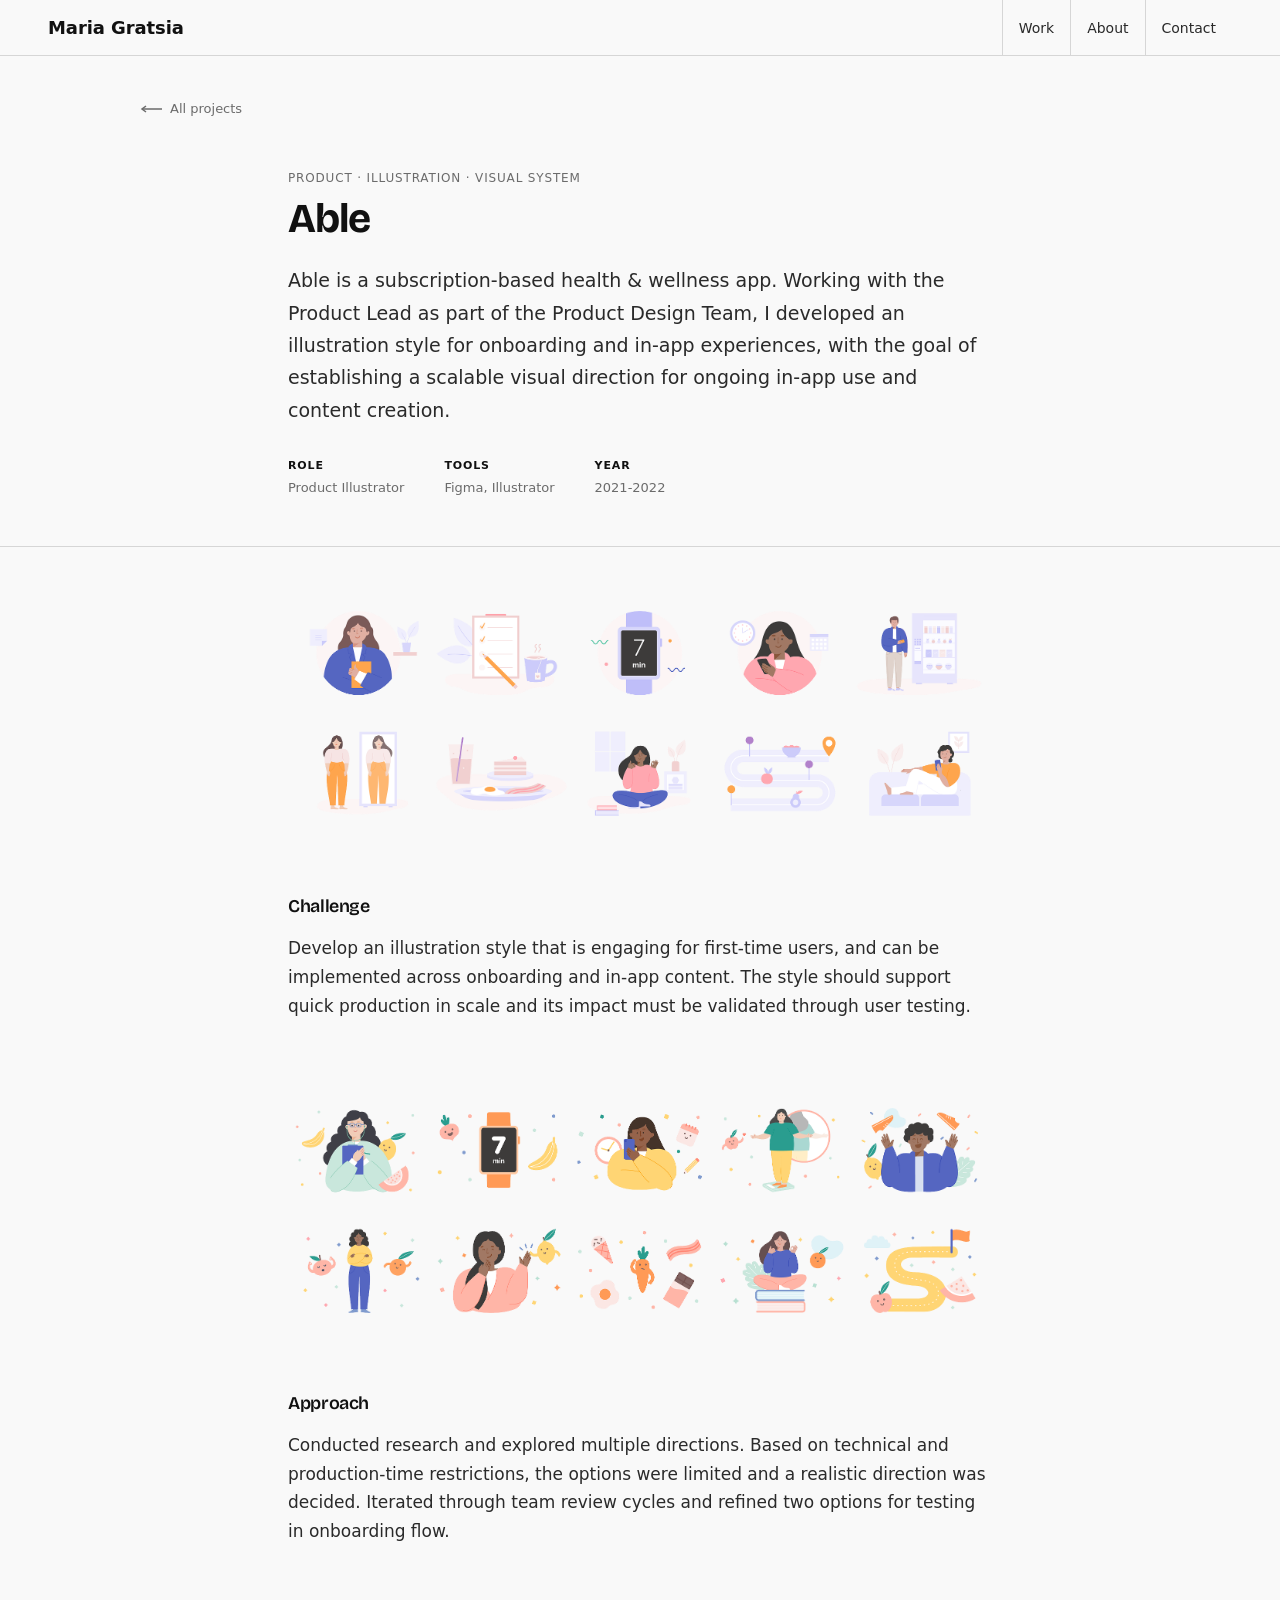
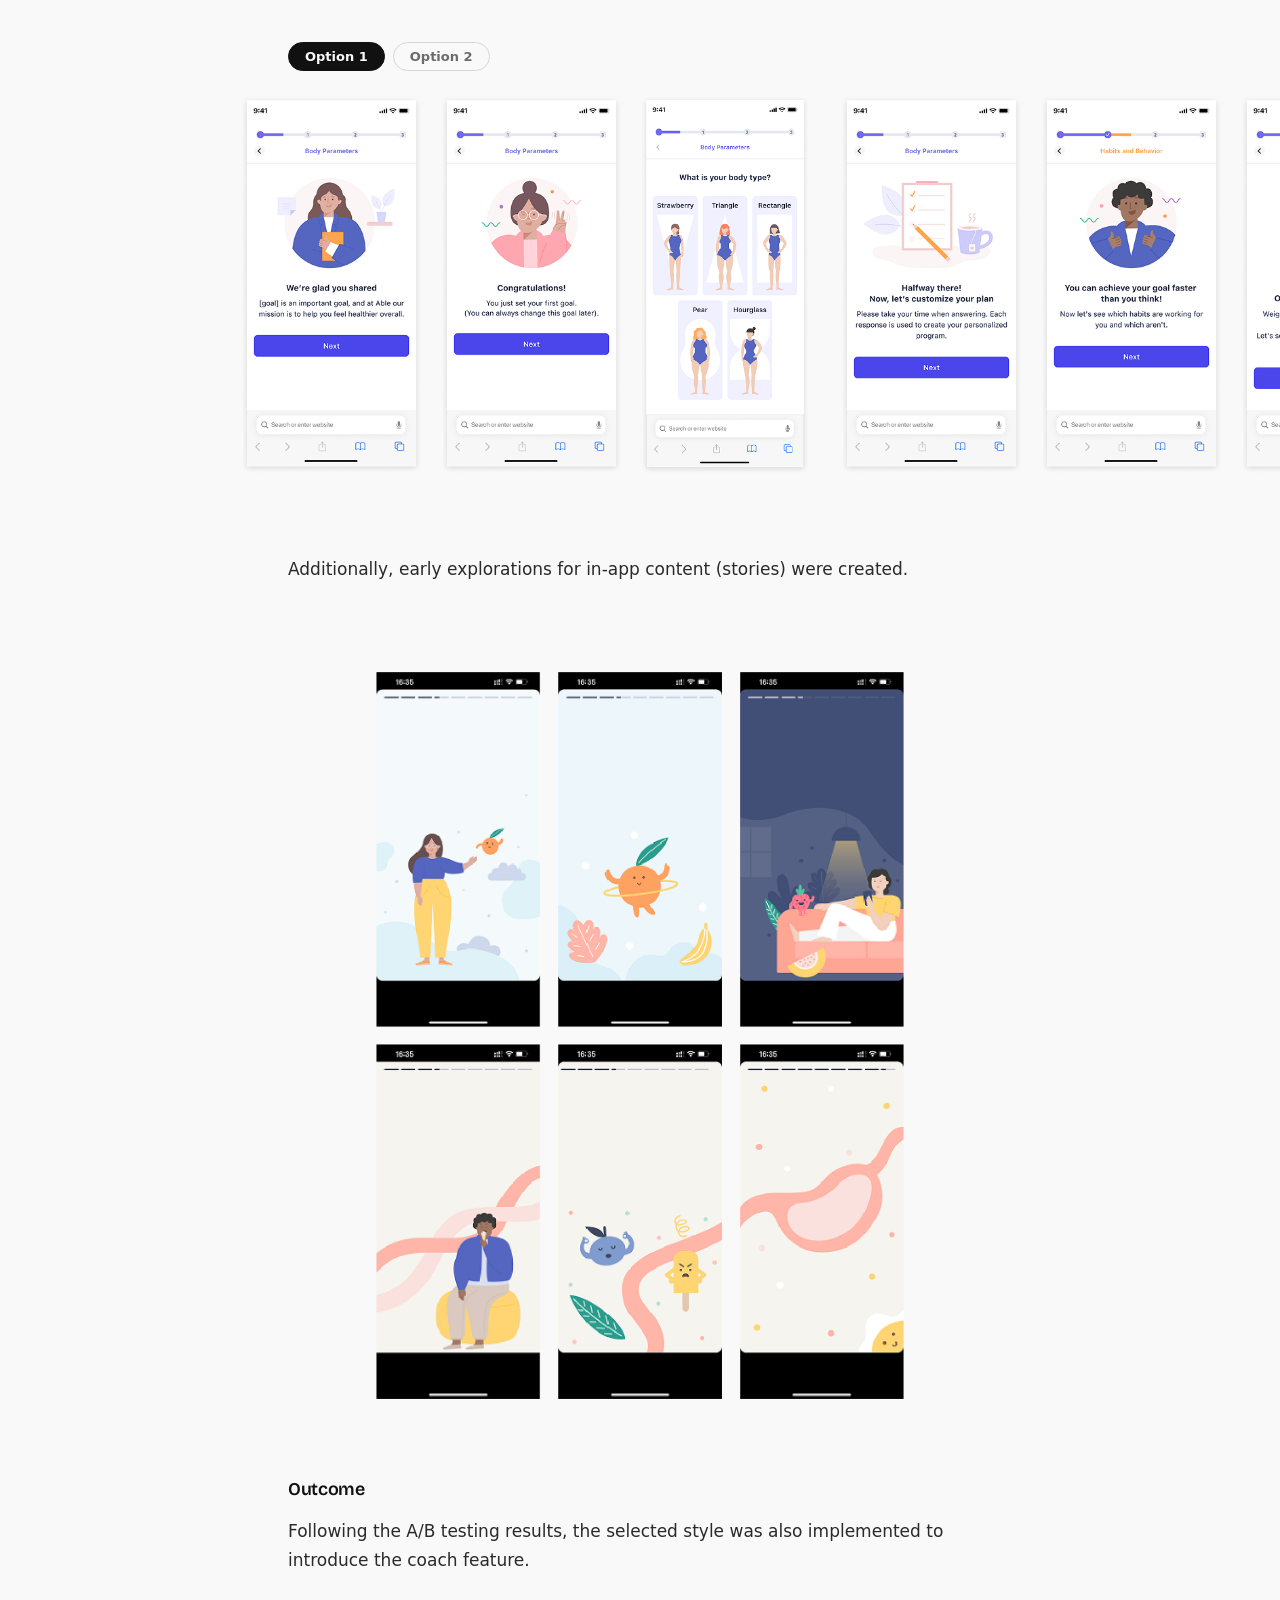
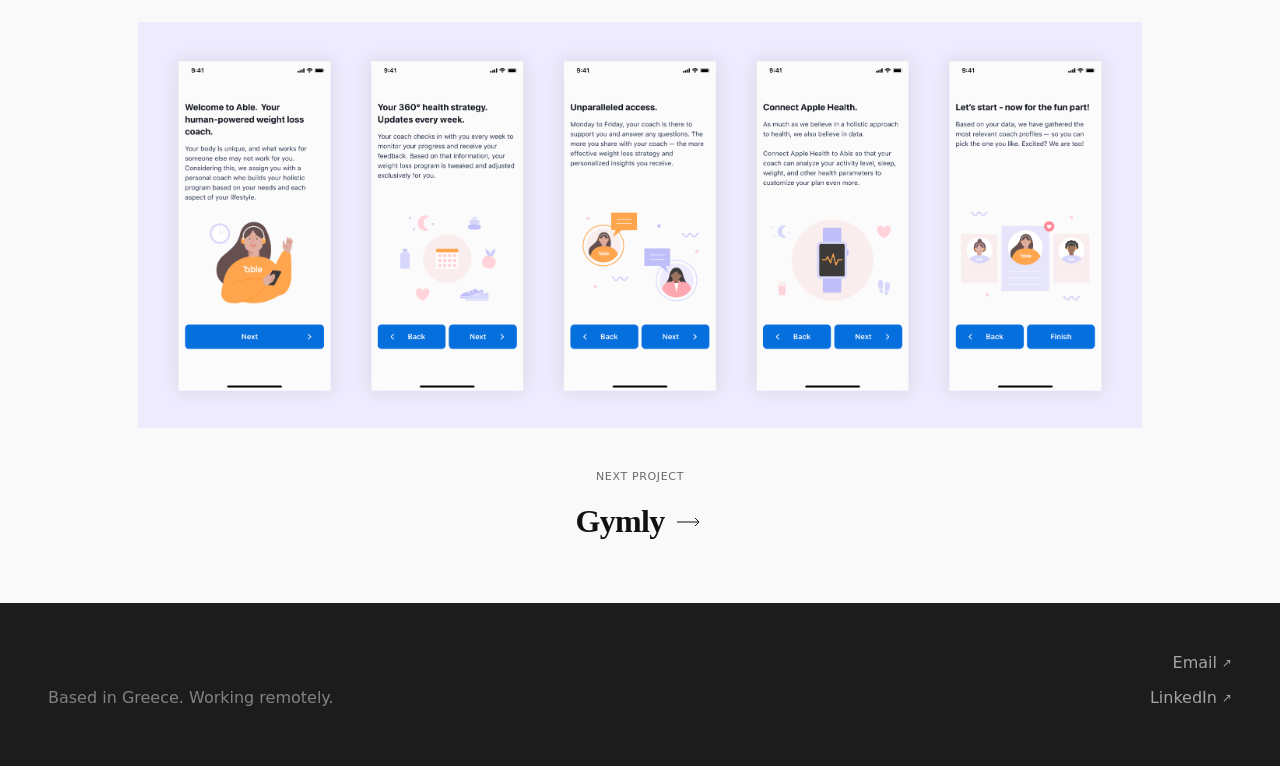
<file: site/projects/able.html>
<!DOCTYPE html>
<!--
  PROJECT PAGE TEMPLATE
  1. Duplicate and rename (e.g. american-greetings.html)
  2. Search for "EDIT:" and replace placeholder content
  3. Images go in ../assets/images/
  4. Layout blocks: .container (800px text), .container-wide (1100px media)
  5. Media blocks: .img-big, .img-medium, .img-full, .grid, .photo-row
-->
<html lang="en">
<head>
  <meta charset="UTF-8">
  <meta name="viewport" content="width=device-width, initial-scale=1.0">
  <!-- EDIT: page title -->
  <title>Able — Maria Gratsia</title>
  <link href="https://api.fontshare.com/v2/css?f[]=satoshi@300,400,500,700&f[]=sentient@400,500,600,700&display=swap" rel="stylesheet">
  <link href="https://fonts.googleapis.com/css2?family=Bricolage+Grotesque:opsz,wght@12..96,200..800&display=swap" rel="stylesheet">
  <link href="../assets/styles.css" rel="stylesheet">
  <link rel="icon" type="image/x-icon" href="/favicon.ico">
  <link rel="icon" type="image/png" href="../assets/images/favicon.png">
  <!-- Google tag (gtag.js) -->
  <script async src="https://www.googletagmanager.com/gtag/js?id=G-7HGBYF05XG"></script>
  <script>
    window.dataLayer = window.dataLayer || [];
    function gtag(){dataLayer.push(arguments);}
    gtag('js', new Date());
    gtag('config', 'G-7HGBYF05XG');
  </script>
</head>
<body>

  <a class="skip-link" href="#project-content">Skip to content</a>

  <nav class="nav">
    <a href="../index.html" class="nav-name">Maria Gratsia</a>
    <div class="nav-links">
      <a href="../index.html#work" class="nav-link">Work</a>
      <a href="../about.html" class="nav-link">About</a>
      <a href="#contact" class="nav-link">Contact</a>
    </div>
  </nav>

  <main id="project-content">
  <div class="project-hero-outer">
  <div class="project-back">
    <a href="../index.html#work">
      <svg viewBox="0 0 24 8" fill="none" stroke="currentColor" stroke-width="1.5"><line x1="24" y1="4" x2="4" y2="4"/><polyline points="8,7 4,4 8,1"/></svg>
      All projects
    </a>
  </div>

  <!-- EDIT: title, labels, description, role, tools, year -->
  <div class="project-hero">
    <span class="project-hero-labels">Product · Illustration · Visual System</span>
    <h1>Able</h1>
    <p class="project-hero-desc">Able is a subscription-based health & wellness app. Working with the Product Lead as part of the Product Design Team, I developed an illustration style for onboarding and in-app experiences, with the goal of establishing a scalable visual direction for ongoing in-app use and content creation.</p>
    <div class="project-hero-meta">
      <div class="project-hero-meta-item">
        <strong>Role</strong>
        Product Illustrator
      </div>
      <div class="project-hero-meta-item">
        <strong>Tools</strong>
        Figma, Illustrator
      </div>
      <div class="project-hero-meta-item">
        <strong>Year</strong>
        2021-2022
      </div>
    </div>
  </div>
  </div><!-- /project-hero-outer -->

  <!-- EDIT: cover image -->
  <div class="container">
    <div class="img-medium">
      <img src="../assets/images/able-style-1.png" alt="Project cover">
    </div>
  </div>

  <!-- EDIT: sections — duplicate and adjust as needed -->
  <div class="container">
    <div class="section-block section-block--double-top">
      <h4 class="section-title">Challenge</h4>
      <p class="section-text">Develop an illustration style that is engaging for first-time users, and can be implemented across onboarding and in-app content. The style should support quick production in scale and its impact must be validated through user testing.</p>
    </div>
  </div>

  <!-- Media options: .img-big (1100px), .img-medium (800px), .grid, .photo-row -->
  <div class="container">
    <div class="img-medium">
      <img src="../assets/images/able-style-2.png" alt="" loading="lazy">
    </div>
  </div>

  <div class="container">
    <div class="section-block section-block--double-top">
      <h4 class="section-title">Approach</h4>
      <p class="section-text">Conducted research and explored multiple directions. Based on technical and production-time restrictions, the options were limited and a realistic direction was decided. Iterated through team review cycles and refined two options for testing in onboarding flow.</p>
    </div>
  </div>

  <!-- Option tabs -->
  <div class="container" style="margin-top: 48px;">
    <div style="display: flex; gap: 8px;">
      <button id="ableTab1" onclick="ableShowTab(1)" style="font-family: var(--font); font-size: 13px; font-weight: 700; padding: 6px 16px; border-radius: 20px; border: 1px solid var(--text); background: var(--text); color: var(--bg); cursor: pointer;">Option 1</button>
      <button id="ableTab2" onclick="ableShowTab(2)" style="font-family: var(--font); font-size: 13px; font-weight: 700; padding: 6px 16px; border-radius: 20px; border: 1px solid var(--line); background: transparent; color: var(--text-tertiary); cursor: pointer;">Option 2</button>
    </div>
  </div>

  <!-- Style 1 carousel -->
  <div id="ablePanel1">
    <div id="ableCarousel" style="overflow: hidden; position: relative; height: 380px; margin-top: 24px; width: 100vw; margin-left: calc(50% - 50vw);">
      <div id="ableCarouselTrack" style="display: flex; gap: 0; height: 100%; transition: transform 0.35s cubic-bezier(0.25,0.46,0.45,0.94); will-change: transform;">
        <div style="flex: 0 0 200px;"><img src="../assets/images/Able Onboarding Style 1/01-body-shared.png" alt="" loading="lazy" style="height: 100%; width: auto; display: block;"></div>
        <div style="flex: 0 0 200px;"><img src="../assets/images/Able Onboarding Style 1/02-body-congrats.png" alt="" loading="lazy" style="height: 100%; width: auto; display: block;"></div>
        <div style="flex: 0 0 200px;"><img src="../assets/images/Able Onboarding Style 1/03-body-type-female.png" alt="" loading="lazy" style="height: 100%; width: auto; display: block;"></div>
        <div style="flex: 0 0 200px;"><img src="../assets/images/Able Onboarding Style 1/04-body-customizeplan.png" alt="" loading="lazy" style="height: 100%; width: auto; display: block;"></div>
        <div style="flex: 0 0 200px;"><img src="../assets/images/Able Onboarding Style 1/05-habits-goal.png" alt="" loading="lazy" style="height: 100%; width: auto; display: block;"></div>
        <div style="flex: 0 0 200px;"><img src="../assets/images/Able Onboarding Style 1/06-habits-changes-female.png" alt="" loading="lazy" style="height: 100%; width: auto; display: block;"></div>
        <div style="flex: 0 0 200px;"><img src="../assets/images/Able Onboarding Style 1/07-habits-exercise-not-required-female.png" alt="" loading="lazy" style="height: 100%; width: auto; display: block;"></div>
        <div style="flex: 0 0 200px;"><img src="../assets/images/Able Onboarding Style 1/09-habits-plan.png" alt="" loading="lazy" style="height: 100%; width: auto; display: block;"></div>
        <div style="flex: 0 0 200px;"><img src="../assets/images/Able Onboarding Style 1/10-habits-motivation.png" alt="" loading="lazy" style="height: 100%; width: auto; display: block;"></div>
        <div style="flex: 0 0 200px;"><img src="../assets/images/Able Onboarding Style 1/11-habits-busy.png" alt="" loading="lazy" style="height: 100%; width: auto; display: block;"></div>
        <div style="flex: 0 0 200px;"><img src="../assets/images/Able Onboarding Style 1/12-nutrition-start.png" alt="" loading="lazy" style="height: 100%; width: auto; display: block;"></div>
        <div style="flex: 0 0 200px;"><img src="../assets/images/Able Onboarding Style 1/13-nutrition-cbtfeedbackuncertain.png" alt="" loading="lazy" style="height: 100%; width: auto; display: block;"></div>
        <div style="flex: 0 0 200px;"><img src="../assets/images/Able Onboarding Style 1/14-nutrition-control.png" alt="" loading="lazy" style="height: 100%; width: auto; display: block;"></div>
        <div style="flex: 0 0 200px;"><img src="../assets/images/Able Onboarding Style 1/15-nutrition-plan.png" alt="" loading="lazy" style="height: 100%; width: auto; display: block;"></div>
        <div style="flex: 0 0 200px;"><img src="../assets/images/Able Onboarding Style 1/16-Sit tight.png" alt="" loading="lazy" style="height: 100%; width: auto; display: block;"></div>
      </div>
    </div>
  </div>

  <!-- Style 2 carousel -->
  <div id="ablePanel2" style="display: none;">
    <div id="ableCarousel2" style="overflow: hidden; position: relative; height: 380px; margin-top: 24px; width: 100vw; margin-left: calc(50% - 50vw);">
      <div id="ableCarouselTrack2" style="display: flex; gap: 0; height: 100%; transition: transform 0.35s cubic-bezier(0.25,0.46,0.45,0.94); will-change: transform;">
        <div style="flex: 0 0 200px;"><img src="../assets/images/Able Onboarding Style 2/01-body-shared.png" alt="" loading="lazy" style="height: 100%; width: auto; display: block;"></div>
        <div style="flex: 0 0 200px;"><img src="../assets/images/Able Onboarding Style 2/02-body-congrats.png" alt="" loading="lazy" style="height: 100%; width: auto; display: block;"></div>
        <div style="flex: 0 0 200px;"><img src="../assets/images/Able Onboarding Style 2/03-body-type-female.png" alt="" loading="lazy" style="height: 100%; width: auto; display: block;"></div>
        <div style="flex: 0 0 200px;"><img src="../assets/images/Able Onboarding Style 2/04-body-customizeplan.png" alt="" loading="lazy" style="height: 100%; width: auto; display: block;"></div>
        <div style="flex: 0 0 200px;"><img src="../assets/images/Able Onboarding Style 2/05-habits-goal.png" alt="" loading="lazy" style="height: 100%; width: auto; display: block;"></div>
        <div style="flex: 0 0 200px;"><img src="../assets/images/Able Onboarding Style 2/06-habits-changes-female.png" alt="" loading="lazy" style="height: 100%; width: auto; display: block;"></div>
        <div style="flex: 0 0 200px;"><img src="../assets/images/Able Onboarding Style 2/08-habits-exercise-not-required-male.png" alt="" loading="lazy" style="height: 100%; width: auto; display: block;"></div>
        <div style="flex: 0 0 200px;"><img src="../assets/images/Able Onboarding Style 2/09-habits-plan.png" alt="" loading="lazy" style="height: 100%; width: auto; display: block;"></div>
        <div style="flex: 0 0 200px;"><img src="../assets/images/Able Onboarding Style 2/10-habits-motivation.png" alt="" loading="lazy" style="height: 100%; width: auto; display: block;"></div>
        <div style="flex: 0 0 200px;"><img src="../assets/images/Able Onboarding Style 2/11-habits-busy.png" alt="" loading="lazy" style="height: 100%; width: auto; display: block;"></div>
        <div style="flex: 0 0 200px;"><img src="../assets/images/Able Onboarding Style 2/12-nutrition-start.png" alt="" loading="lazy" style="height: 100%; width: auto; display: block;"></div>
        <div style="flex: 0 0 200px;"><img src="../assets/images/Able Onboarding Style 2/13-nutrition-cbt.png" alt="" loading="lazy" style="height: 100%; width: auto; display: block;"></div>
        <div style="flex: 0 0 200px;"><img src="../assets/images/Able Onboarding Style 2/14-nutrition-control.png" alt="" loading="lazy" style="height: 100%; width: auto; display: block;"></div>
        <div style="flex: 0 0 200px;"><img src="../assets/images/Able Onboarding Style 2/15-nutrition-plan.png" alt="" loading="lazy" style="height: 100%; width: auto; display: block;"></div>
        <div style="flex: 0 0 200px;"><img src="../assets/images/Able Onboarding Style 2/16-Sit tight.png" alt="" loading="lazy" style="height: 100%; width: auto; display: block;"></div>
      </div>
    </div>
  </div>


  <div class="container">
    <div class="section-block section-block--double-top">
      <p class="section-text">Additionally, early explorations for in-app content (stories) were created.</p>
    </div>
  </div>

    <div class="container">
    <div class="img-medium">
      <img src="../assets/images/able-stories-exploration-3.png" alt="Style 1 screens for user testing" loading="lazy" style="width: 75%; height: auto; display: block; margin: 0 auto;">
    </div>
  </div>


  <div class="container">
    <div class="section-block section-block--double-top">
      <h4 class="section-title">Outcome</h4>
      <p class="section-text"> Following the A/B testing results, the selected style was also implemented to introduce the coach feature.</p>
    </div>
  </div>

  <div class="container-wide">
    <div class="img-full">
      <img src="../assets/images/able-chat-onboarding-story.png" alt="Style 1 screens for user testing" loading="lazy">
    </div>
  </div>


    <!-- EDIT: next project link -->
    <div class="next-project">
      <p class="next-label">Next project</p>
      <a href="gymly.html" class="next-link">
        Gymly
        <svg viewBox="0 0 28 10" fill="none" stroke="currentColor" stroke-width="1"><line x1="0" y1="5" x2="22" y2="5"/><polyline points="18,1 22,5 18,9"/></svg>
      </a>
    </div>
  </div>
  </main>

  <footer class="footer footer--dark" id="contact">
    <div class="footer-inner">
      <span class="footer-location">Based in Greece. Working remotely.</span>
      <div class="footer-links-col">
        <a href="mailto:maria.gratsia@gmail.com" class="footer-link">
          Email <span class="arrow">↗</span>
        </a>
        <a href="https://linkedin.com/in/mariagratsia" target="_blank" rel="noopener noreferrer" class="footer-link">
          LinkedIn <span class="arrow">↗</span>
        </a>
      </div>
    </div>
  </footer>

  <button class="to-top" id="toTop" aria-label="Back to top">
    <svg viewBox="0 0 14 14" fill="none" stroke="currentColor" stroke-width="1.5">
      <line x1="7" y1="12" x2="7" y2="2"/>
      <polyline points="2,7 7,2 12,7"/>
    </svg>
  </button>

  <script>
    // ——— Go to top ———
    (function() {
      var btn = document.getElementById('toTop');
      var onScroll = function() {
        if (window.scrollY > 400) btn.classList.add('visible');
        else btn.classList.remove('visible');
      };
      window.addEventListener('scroll', onScroll, { passive: true });
      btn.addEventListener('click', function() {
        window.scrollTo({ top: 0, behavior: 'smooth' });
      });
    })();

    // ——— Tab switcher ———
    function ableShowTab(n) {
      var t1 = document.getElementById('ableTab1');
      var t2 = document.getElementById('ableTab2');
      var p1 = document.getElementById('ablePanel1');
      var p2 = document.getElementById('ablePanel2');
      var active = 'font-family:var(--font);font-size:13px;font-weight:700;padding:6px 16px;border-radius:20px;border:1px solid var(--text);background:var(--text);color:var(--bg);cursor:pointer;';
      var inactive = 'font-family:var(--font);font-size:13px;font-weight:700;padding:6px 16px;border-radius:20px;border:1px solid var(--line);background:transparent;color:var(--text-tertiary);cursor:pointer;';
      if (n === 1) {
        t1.style.cssText = active; t2.style.cssText = inactive;
        p1.style.display = ''; p2.style.display = 'none';
      } else {
        t2.style.cssText = active; t1.style.cssText = inactive;
        p2.style.display = ''; p1.style.display = 'none';
      }
    }

    // ——— Carousel factory ———
    function makeCarousel(carouselId, trackId) {
      var carousel = document.getElementById(carouselId);
      var track = document.getElementById(trackId);
      if (!carousel || !track) return;
      var step = 160;
      var total = track.children.length;
      var offset = 0;
      var startX = 0;
      var dragDist = 0;

      function setPadding() {
        var ref = document.querySelector('.container');
        if (ref) track.style.paddingLeft = ref.getBoundingClientRect().left + 'px';
      }
      setPadding();
      window.addEventListener('resize', function() { setPadding(); goTo(0); });

      function goTo(px) {
        offset = Math.max(0, Math.min(px, (total - 1) * step));
        track.style.transform = 'translateX(-' + offset + 'px)';
      }

      carousel.addEventListener('click', function(e) {
        var rect = carousel.getBoundingClientRect();
        goTo(e.clientX - rect.left < rect.width / 2 ? offset - step : offset + step);
      });
      carousel.addEventListener('touchstart', function(e) { startX = e.touches[0].clientX; dragDist = 0; }, { passive: true });
      carousel.addEventListener('touchmove', function(e) { dragDist = e.touches[0].clientX - startX; }, { passive: true });
      carousel.addEventListener('touchend', function() { if (Math.abs(dragDist) > 20) goTo(offset + (dragDist > 0 ? -step : step)); });
      carousel.addEventListener('wheel', function(e) {
        if (Math.abs(e.deltaX) > Math.abs(e.deltaY)) { e.preventDefault(); goTo(offset + e.deltaX * 0.6); }
      }, { passive: false });

      goTo(0);
    }

    makeCarousel('ableCarousel', 'ableCarouselTrack');
    makeCarousel('ableCarousel2', 'ableCarouselTrack2');
  </script>

</body>
</html>
</file>
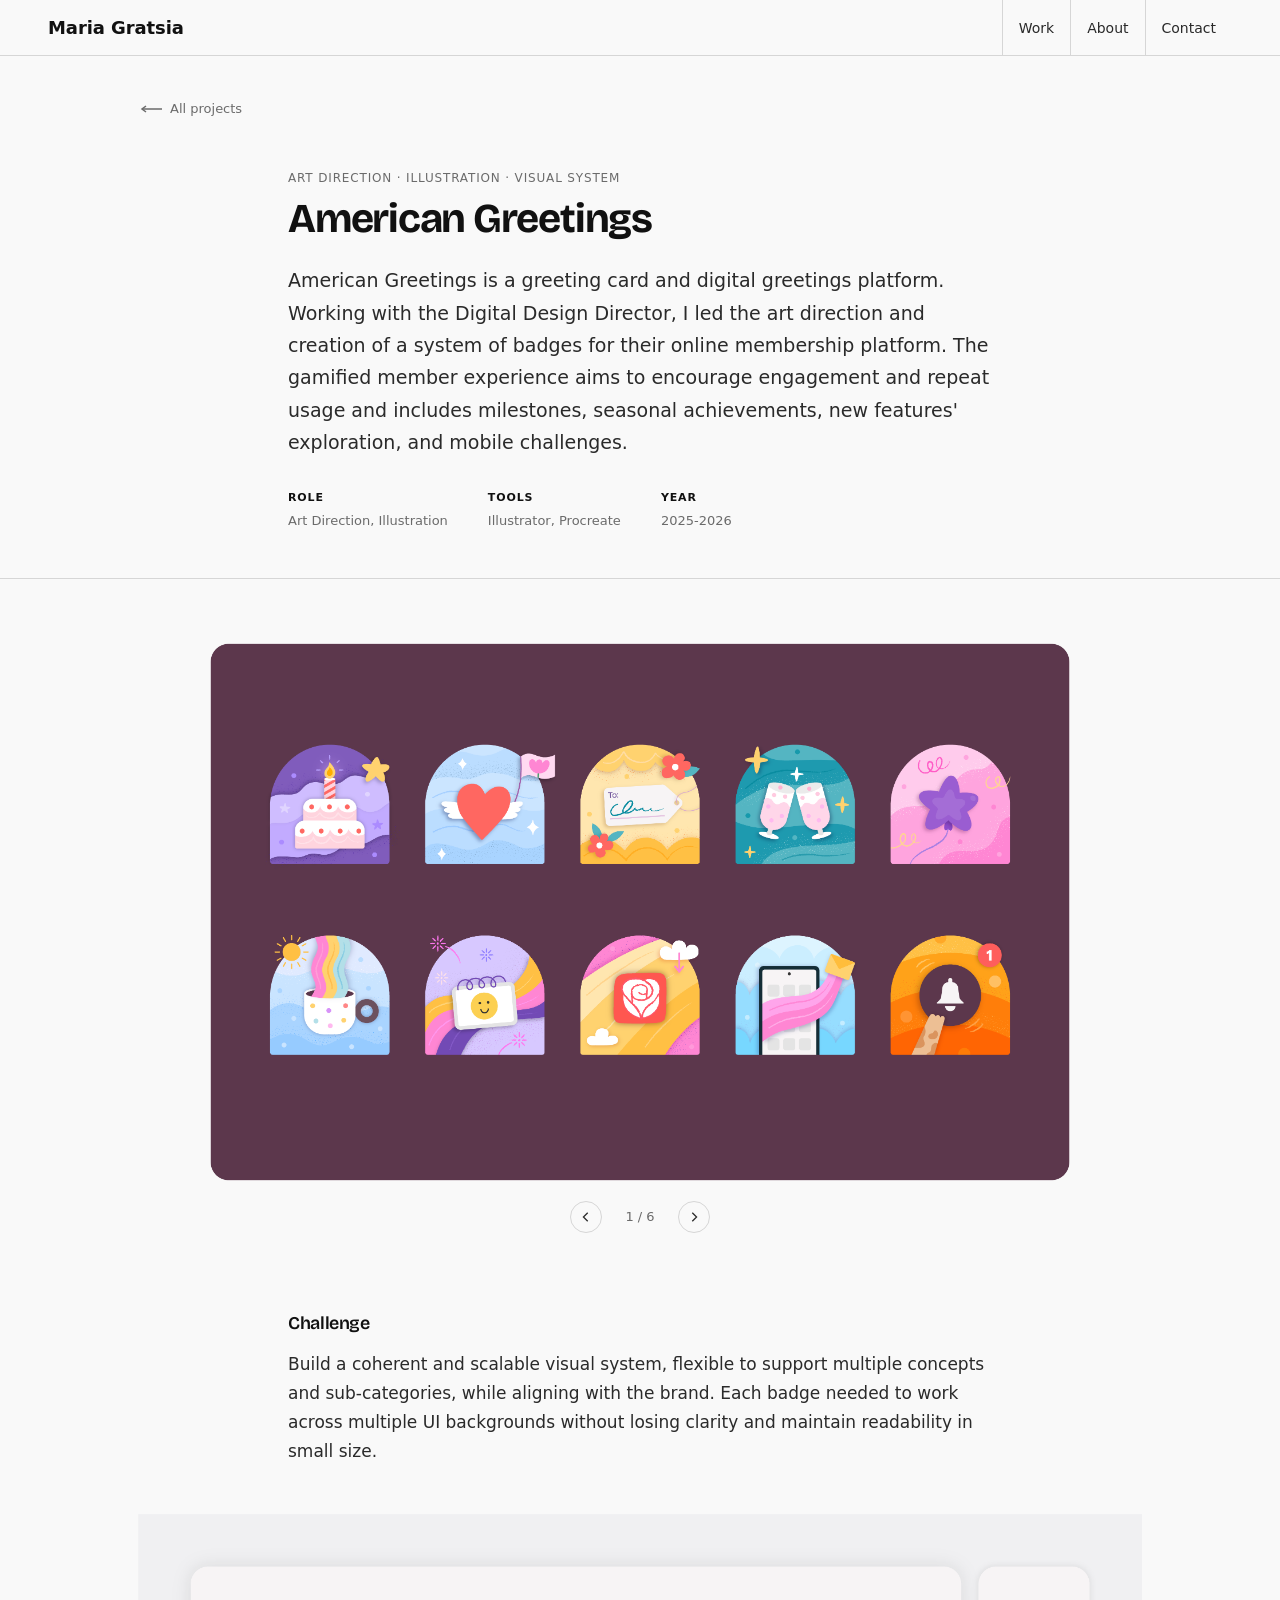
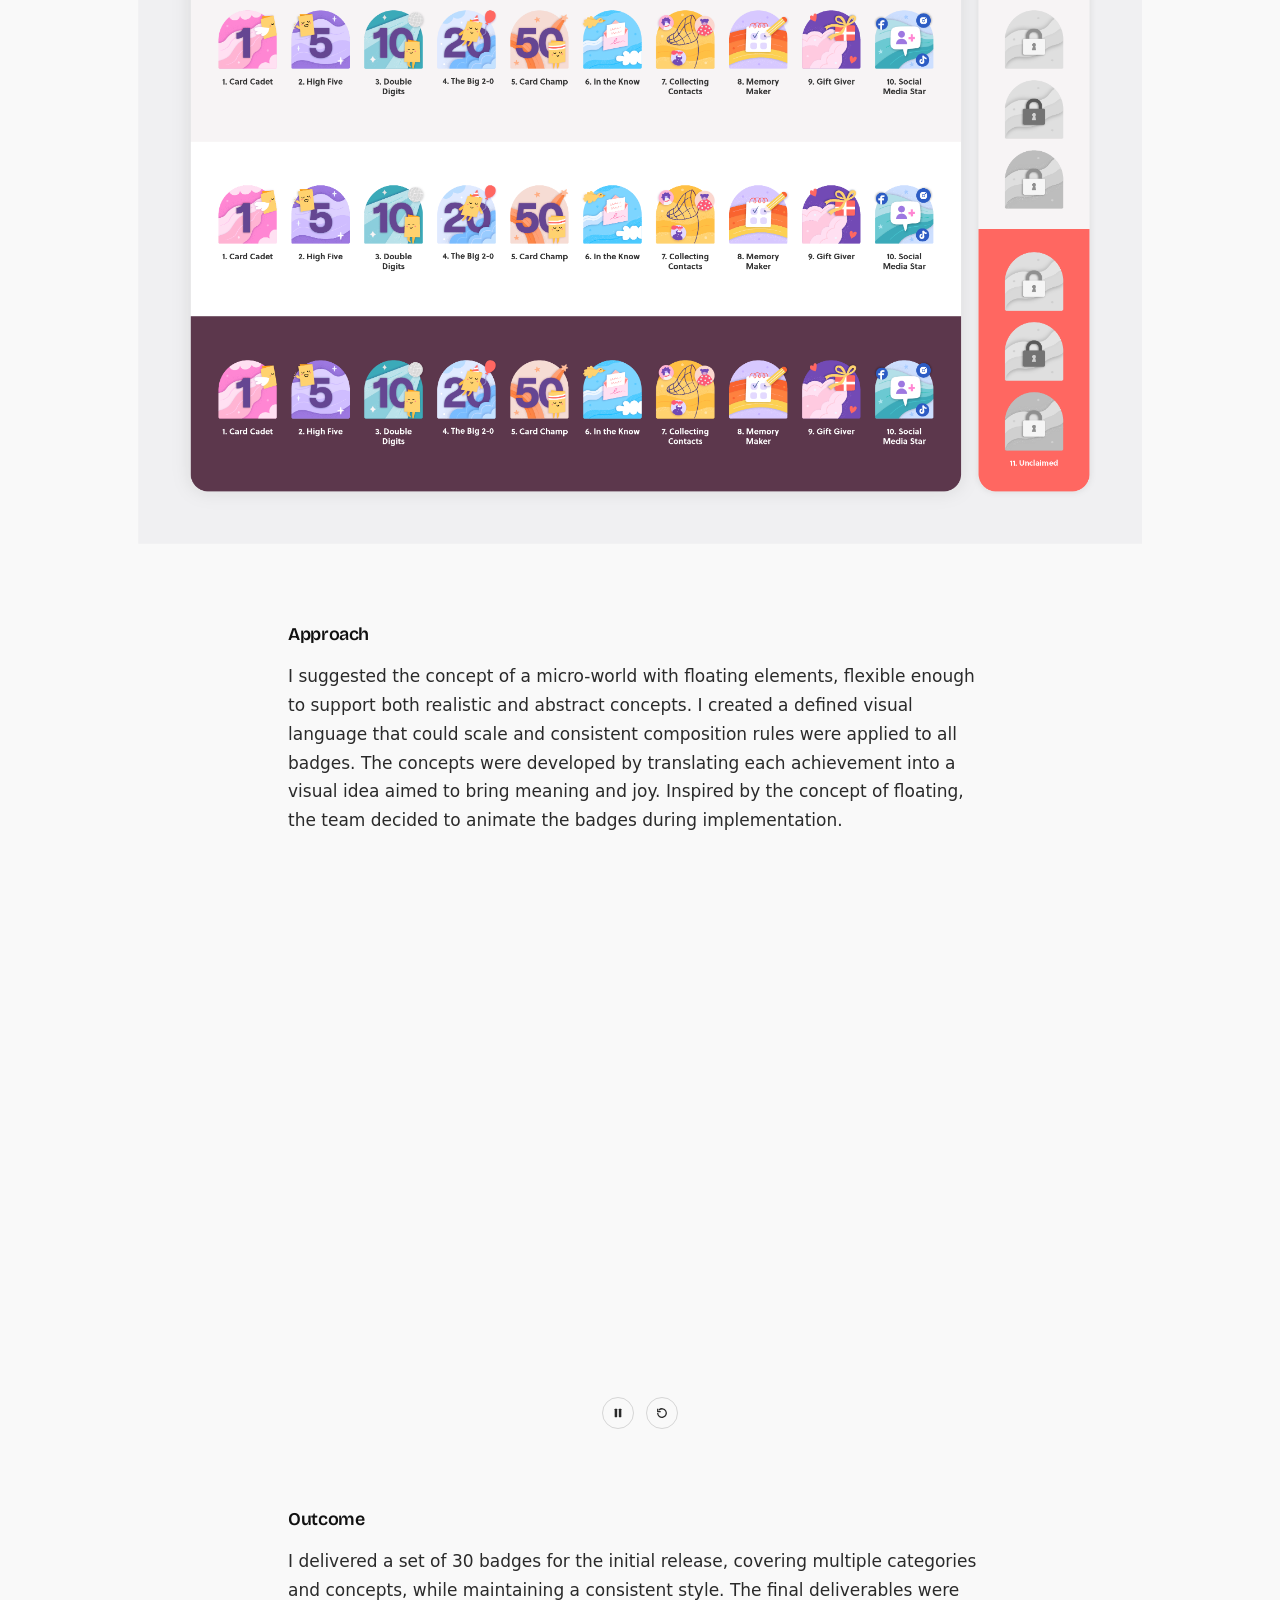
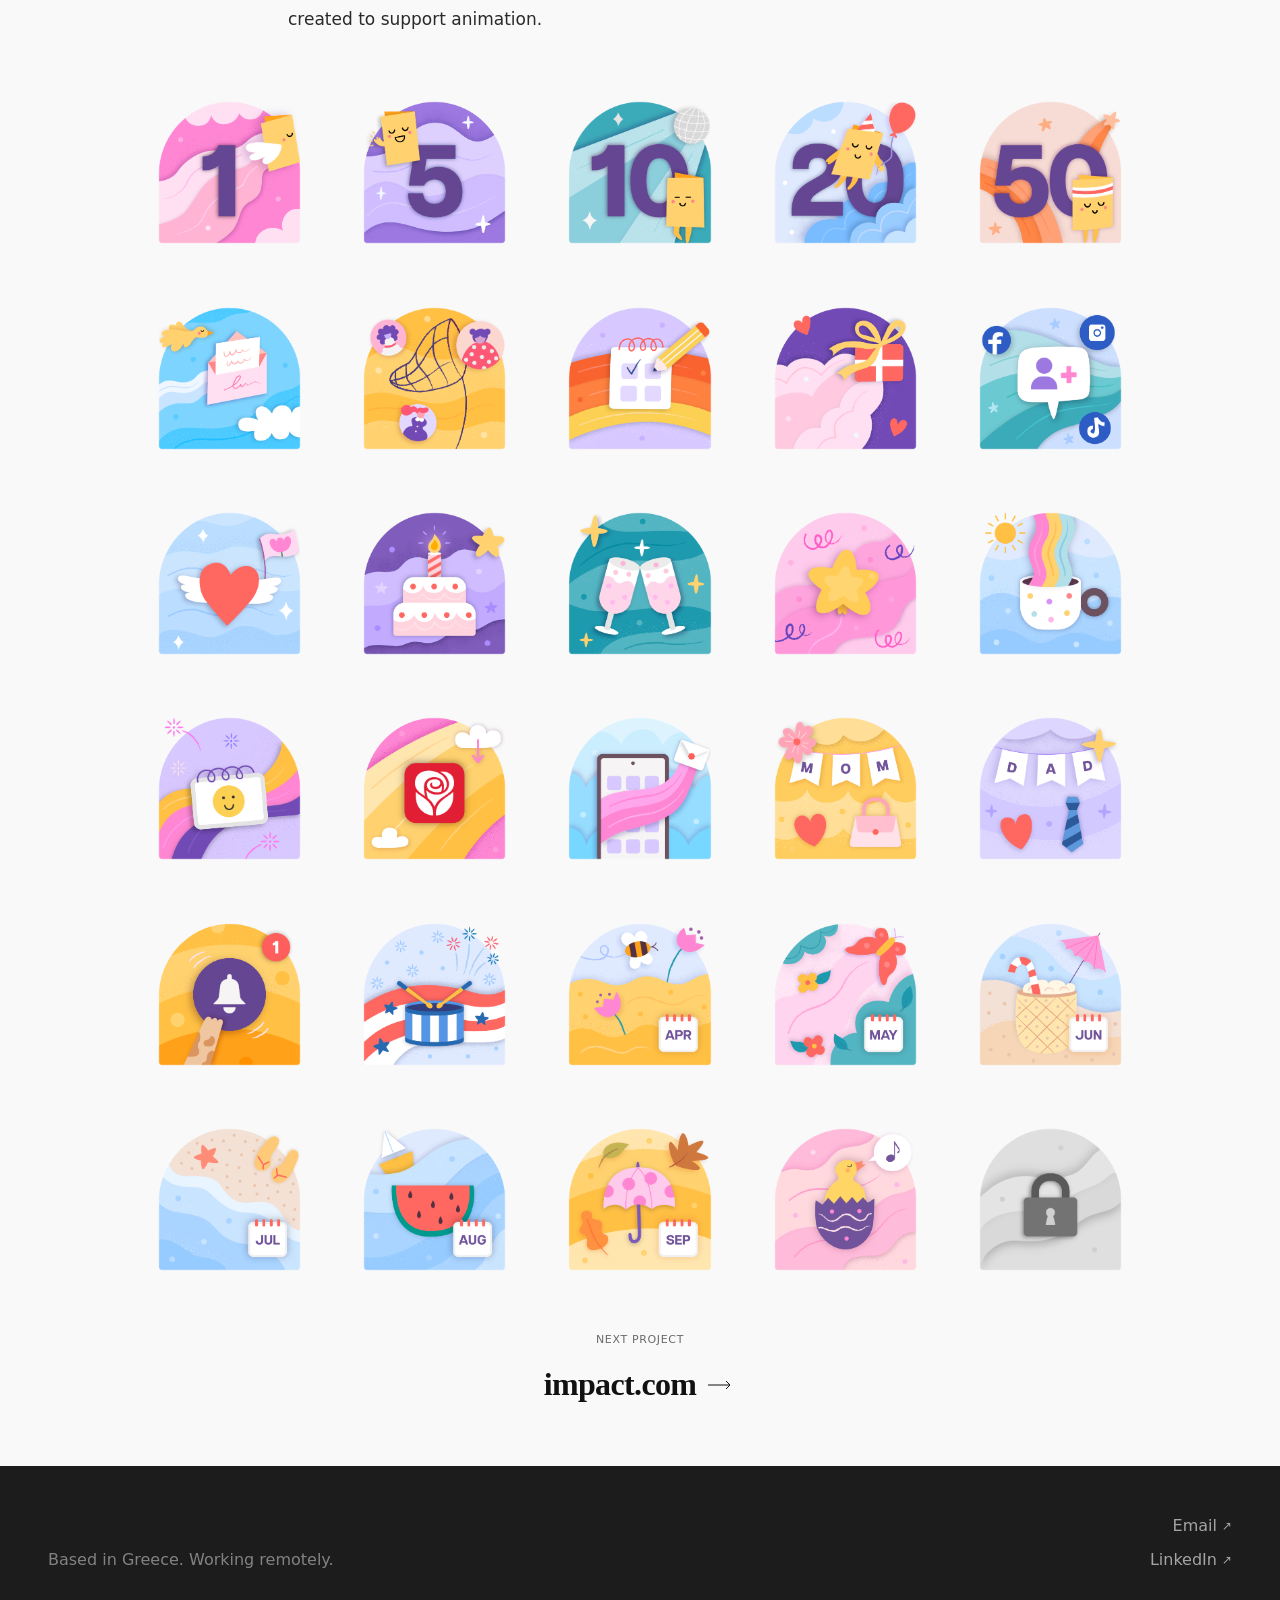
<file: site/projects/american-greetings.html>
<!DOCTYPE html>
<html lang="en">
<head>
  <meta charset="UTF-8">
  <meta name="viewport" content="width=device-width, initial-scale=1.0">
  <title>American Greetings — Maria Gratsia</title>
  <link href="https://api.fontshare.com/v2/css?f[]=satoshi@300,400,500,700&f[]=sentient@400,500,600,700&display=swap" rel="stylesheet">
  <link href="https://fonts.googleapis.com/css2?family=Bricolage+Grotesque:opsz,wght@12..96,200..800&display=swap" rel="stylesheet">
  <link href="../assets/styles.css" rel="stylesheet">
  <link rel="icon" type="image/x-icon" href="/favicon.ico">
  <link rel="icon" type="image/png" href="../assets/images/favicon.png">
  <!-- Google tag (gtag.js) -->
  <script async src="https://www.googletagmanager.com/gtag/js?id=G-7HGBYF05XG"></script>
  <script>
    window.dataLayer = window.dataLayer || [];
    function gtag(){dataLayer.push(arguments);}
    gtag('js', new Date());
    gtag('config', 'G-7HGBYF05XG');
  </script>
</head>
<body>

  <a class="skip-link" href="#project-content">Skip to content</a>

  <nav class="nav">
    <a href="../index.html" class="nav-name">Maria Gratsia</a>
    <div class="nav-links">
      <a href="../index.html#work" class="nav-link">Work</a>
      <a href="../about.html" class="nav-link">About</a>
      <a href="#contact" class="nav-link">Contact</a>
    </div>
  </nav>

  <main id="project-content">
  <div class="project-hero-outer">
  <div class="project-back">
    <a href="../index.html#work">
      <svg viewBox="0 0 24 8" fill="none" stroke="currentColor" stroke-width="1.5"><line x1="24" y1="4" x2="4" y2="4"/><polyline points="8,7 4,4 8,1"/></svg>
      All projects
    </a>
  </div>

  <div class="project-hero">
    <span class="project-hero-labels">Art Direction · Illustration · Visual System</span>
    <h1>American Greetings</h1>
    <p class="project-hero-desc">American Greetings is a greeting card and digital greetings platform. Working with the Digital Design Director, I led the art direction and creation of a system of badges for their online membership platform. The gamified member experience aims to encourage engagement and repeat usage and includes milestones, seasonal achievements, new features' exploration, and mobile challenges.</p>
    <div class="project-hero-meta">
      <div class="project-hero-meta-item">
        <strong>Role</strong>
        Art Direction, Illustration
      </div>
      <div class="project-hero-meta-item">
        <strong>Tools</strong>
        Illustrator, Procreate
      </div>
      <div class="project-hero-meta-item">
        <strong>Year</strong>
        2025-2026
      </div>
    </div>
  </div>
  </div><!-- /project-hero-outer -->

    <!-- Step animation -->
  <div class="container-wide">
    <div class="step-player" id="stepPlayer">
      <div class="step-animation">
        <img src="../assets/images/ag-step-5.png" alt="Badges on plum background" class="active" loading="lazy">
        <img src="../assets/images/ag-step-1.png" alt="Step 1: Initial sketches" loading="lazy">
        <img src="../assets/images/ag-step-2.png" alt="Step 2: Background" loading="lazy">
        <img src="../assets/images/ag-step-3.png" alt="Step 3: Secondary elements" loading="lazy">
        <img src="../assets/images/ag-step-4.png" alt="Step 4: Final result" loading="lazy">
        <img src="../assets/images/ag-step-5.png" alt="Step 5: Final result" loading="lazy">
      </div>
    </div>
    <div class="carousel-nav">
      <button class="carousel-prev" id="stepPrev" aria-label="Previous step">
        <svg viewBox="0 0 14 14" fill="none" stroke="currentColor" stroke-width="1.5"><polyline points="9,2 4,7 9,12"/></svg>
      </button>
      <span class="carousel-counter" id="stepCounter">1 / 6</span>
      <button class="carousel-next" id="stepNext" aria-label="Next step">
        <svg viewBox="0 0 14 14" fill="none" stroke="currentColor" stroke-width="1.5"><polyline points="5,2 10,7 5,12"/></svg>
      </button>
    </div>
  </div>

  <!-- Challenge -->
  <div class="container">
    <div class="section-block section-block--double-top">
      <h4 class="section-title">Challenge</h4>
      <p class="section-text">Build a coherent and scalable visual system, flexible to support multiple concepts and sub-categories, while aligning with the brand. Each badge needed to work across multiple UI backgrounds without losing clarity and maintain readability in small size.</p>
    </div>
  </div>

  <!-- Badges 100px -->
  <div class="container-wide">
    <div class="img-full">
      <img id="smallBadges" src="../assets/images/ag-100px.png"/>
    </div>
  </div>

  <!-- Approach -->
  <div class="container">
    <div class="section-block section-block--double-top">
      <h4 class="section-title">Approach</h4>
      <p class="section-text">I suggested the concept of a micro-world with floating elements, flexible enough to support both realistic and abstract concepts. I created a defined visual language that could scale and consistent composition rules were applied to all badges. The concepts were developed by translating each achievement into a visual idea aimed to bring meaning and joy. Inspired by the concept of floating, the team decided to animate the badges during implementation.</p>
    </div>
  </div>

  <!-- Sketching video -->
  <div class="container-wide">
    <div class="video-container" style="aspect-ratio: unset;">
      <video id="sketchVideo" src="../assets/images/ag-sketching-2.mp4" autoplay muted playsinline style="width: 100%; height: auto; display: block;"></video>
    </div>
    <div style="display: flex; align-items: center; justify-content: center; gap: 12px; margin-top: 12px;">
      <button id="videoPause" aria-label="Pause" style="background: none; border: 1px solid var(--line); color: var(--text-secondary); width: 32px; height: 32px; border-radius: 50%; cursor: pointer; display: flex; align-items: center; justify-content: center;">
        <svg viewBox="0 0 12 12" fill="currentColor" width="10" height="10"><rect x="2" y="1" width="3" height="10" rx="0.5"/><rect x="7" y="1" width="3" height="10" rx="0.5"/></svg>
      </button>
      <button id="videoRestart" aria-label="Restart" style="background: none; border: 1px solid var(--line); color: var(--text-secondary); width: 32px; height: 32px; border-radius: 50%; cursor: pointer; display: flex; align-items: center; justify-content: center;">
        <svg viewBox="0 0 14 14" fill="none" stroke="currentColor" stroke-width="1.5" width="12" height="12"><path d="M2 7a5 5 0 1 0 1.5-3.5"/><polyline points="2,2 2,5.5 5.5,5.5"/></svg>
      </button>
    </div>
  </div>

  <!-- Outcome -->
  <div class="container">
    <div class="section-block section-block--double-top">
      <h4 class="section-title">Outcome</h4>
      <p class="section-text">I delivered a set of 30 badges for the initial release, covering multiple categories and concepts, while maintaining a consistent style. The final deliverables were created to support animation.</p>
    </div>
  </div>

  <!-- Badge grid -->
  <div class="container-wide">
    <div class="badge-grid" id="badgeGrid">
      <div class="badge-item" data-name="Card Cadet"><img src="../assets/images/1-AG%20Badges-01%20Card%20Cadet.png" alt="Card Cadet badge" loading="lazy"></div>
      <div class="badge-item" data-name="High Five"><img src="../assets/images/2-AG%20Badges-02%20High%20Five.png" alt="High Five badge" loading="lazy"></div>
      <div class="badge-item" data-name="Double Digits"><img src="../assets/images/3-AG%20Badges%20-%2003%20Double%20Digits.png" alt="Double Digits badge" loading="lazy"></div>
      <div class="badge-item" data-name="The Big 2-0"><img src="../assets/images/4-AG%20Badges%20-%2004%20The%20Big%202-0.png" alt="The Big 2-0 badge" loading="lazy"></div>
      <div class="badge-item" data-name="Card Champ"><img src="../assets/images/5-AG%20Badges%20-%2005%20Card%20Champ.png" alt="Card Champ badge" loading="lazy"></div>
      <div class="badge-item" data-name="In the Know"><img src="../assets/images/6-AG%20Badges%20-%2006%20In%20the%20Know.png" alt="In the Know badge" loading="lazy"></div>
      <div class="badge-item" data-name="Collecting Cards"><img src="../assets/images/7-AG%20Badges%20-%2007%20Collecting%20Cards.png" alt="Collecting Cards badge" loading="lazy"></div>
      <div class="badge-item" data-name="Memory Maker"><img src="../assets/images/8-AG%20Badges%20-%2008%20Memory%20Maker.png" alt="Memory Maker badge" loading="lazy"></div>
      <div class="badge-item" data-name="Gift Giver"><img src="../assets/images/9-AG%20Badges%20-%2009%20Gift%20Giver.png" alt="Gift Giver badge" loading="lazy"></div>
      <div class="badge-item" data-name="Social Media Star"><img src="../assets/images/10-AG%20Badges%20-%2010%20Social%20Media%20Star.png" alt="Social Media Star badge" loading="lazy"></div>
      <div class="badge-item" data-name="Kindness Ambassador"><img src="../assets/images/11-AG%20Badges%20-%2013%20Kindness%20Ambassador.png" alt="Kindness Ambassador badge" loading="lazy"></div>
      <div class="badge-item" data-name="Party Starter"><img src="../assets/images/12-AG%20Badges%20-%2012%20Party%20Starter.png" alt="Party Starter badge" loading="lazy"></div>
      <div class="badge-item" data-name="Happy Anniversary"><img src="../assets/images/13-AG%20Badges%20-%2015%20Happy%20Anniversary.png" alt="Happy Anniversary badge" loading="lazy"></div>
      <div class="badge-item" data-name="First Day Vibes"><img src="../assets/images/14-AG%20Badges%20-%2016%20First%20Day%20Vibes.png" alt="First Day Vibes badge" loading="lazy"></div>
      <div class="badge-item" data-name="Monday Motivator"><img src="../assets/images/15-AG%20Badges%20-%2017%20Monday%20Motivator.png" alt="Monday Motivator badge" loading="lazy"></div>
      <div class="badge-item" data-name="Fri-yay!"><img src="../assets/images/16-AG%20Badges%20-%2018%20Fri-yay!.png" alt="Fri-yay! badge" loading="lazy"></div>
      <div class="badge-item" data-name="Download the App"><img src="../assets/images/17-AG%20Badges%20-%2019%20Download%20the%20App.png" alt="Download the App badge" loading="lazy"></div>
      <div class="badge-item" data-name="Greetings on the Go"><img src="../assets/images/18-AG%20Badges%20-%2020%20Greetings%20on%20the%20Go.png" alt="Greetings on the Go badge" loading="lazy"></div>
      <div class="badge-item" data-name="Mom's Day Messenger"><img src="../assets/images/19-AG%20Badges%20-%2025%20Mom's%20Day%20Messenger.png" alt="Mom's Day Messenger badge" loading="lazy"></div>
      <div class="badge-item" data-name="Top of the Pops"><img src="../assets/images/20-AG%20Badges%20-%2027%20Top%20of%20the%20Pops.png" alt="Top of the Pops badge" loading="lazy"></div>
      <div class="badge-item" data-name="In the Know"><img src="../assets/images/21-AG%20Badges%20-%2021%20In%20the%20Know.png" alt="In the Know badge" loading="lazy"></div>
      <div class="badge-item" data-name="Star-Spangled Sender"><img src="../assets/images/22-AG%20Badges%20-%2029%20Star-Spangled%20Sender.png" alt="Star-Spangled Sender badge" loading="lazy"></div>
      <div class="badge-item" data-name="April"><img src="../assets/images/23-AG%20Badges%20-%2022%20April.png" alt="April badge" loading="lazy"></div>
      <div class="badge-item" data-name="May"><img src="../assets/images/24-AG%20Badges%20-%2024%20May.png" alt="May badge" loading="lazy"></div>
      <div class="badge-item" data-name="June"><img src="../assets/images/25-AG%20Badges%20-%2026%20June.png" alt="June badge" loading="lazy"></div>
      <div class="badge-item" data-name="July"><img src="../assets/images/26-AG%20Badges%20-%2028%20July.png" alt="July badge" loading="lazy"></div>
      <div class="badge-item" data-name="August"><img src="../assets/images/27-AG%20Badges%20-%2030%20August.png" alt="August badge" loading="lazy"></div>
      <div class="badge-item" data-name="September"><img src="../assets/images/28-AG%20Badges%20-%2031%20September.png" alt="September badge" loading="lazy"></div>
      <div class="badge-item" data-name="Eggspression Expert"><img src="../assets/images/29-AG%20Badges%20-%2023%20Eggspression%20Expert.png" alt="Eggspression Expert badge" loading="lazy"></div>
      <div class="badge-item" data-name="Unclaimed"><img src="../assets/images/30-AG%20Badges%20-%2011%20Unclaimed%20B.png" alt="Unclaimed badge" loading="lazy"></div>
    </div>
  </div>
  <div class="badge-tooltip" id="badgeTooltip"></div>


  <!-- Next project -->
  <div class="container">
    <div class="next-project">
      <p class="next-label">Next project</p>
      <a href="impact.html" class="next-link">
        impact.com
        <svg viewBox="0 0 28 10" fill="none" stroke="currentColor" stroke-width="1"><line x1="0" y1="5" x2="22" y2="5"/><polyline points="18,1 22,5 18,9"/></svg>
      </a>
    </div>
  </div>
  </main>

  <footer class="footer footer--dark" id="contact">
    <div class="footer-inner">
      <span class="footer-location">Based in Greece. Working remotely.</span>
      <div class="footer-links-col">
        <a href="mailto:maria.gratsia@gmail.com" class="footer-link">
          Email <span class="arrow">↗</span>
        </a>
        <a href="https://linkedin.com/in/mariagratsia" target="_blank" rel="noopener noreferrer" class="footer-link">
          LinkedIn <span class="arrow">↗</span>
        </a>
      </div>
    </div>
  </footer>

  <button class="to-top" id="toTop" aria-label="Back to top">
    <svg viewBox="0 0 14 14" fill="none" stroke="currentColor" stroke-width="1.5">
      <line x1="7" y1="12" x2="7" y2="2"/>
      <polyline points="2,7 7,2 12,7"/>
    </svg>
  </button>

  <script>
    // ——— Go to top ———
    (function() {
      var btn = document.getElementById('toTop');
      if (!btn) return;
      window.addEventListener('scroll', function() {
        if (window.scrollY > 400) btn.classList.add('visible');
        else btn.classList.remove('visible');
      }, { passive: true });
      btn.addEventListener('click', function() {
        window.scrollTo({ top: 0, behavior: 'smooth' });
      });
    })();

    // ——— Badge tooltip (FigJam-style, follows cursor) ———
    (function() {
      var grid = document.getElementById('badgeGrid');
      var tooltip = document.getElementById('badgeTooltip');
      if (!grid || !tooltip) return;

      var lastItem = null;
      var tapTimer = null;

      function showTooltip(item) {
        tooltip.textContent = item.getAttribute('data-name');
        tooltip.style.left = '-9999px';
        tooltip.classList.add('visible');
        var tipW = tooltip.offsetWidth || 140;
        var rect = item.getBoundingClientRect();
        var left = rect.left + rect.width / 2 - tipW / 2;
        left = Math.max(8, Math.min(left, window.innerWidth - tipW - 8));
        tooltip.style.left = left + 'px';
        tooltip.style.top = (rect.bottom - 28) + 'px';
      }

      function hideTooltip() {
        if (tapTimer) { clearTimeout(tapTimer); tapTimer = null; }
        tooltip.classList.remove('visible');
        lastItem = null;
      }

      // Desktop: hover
      grid.addEventListener('mousemove', function(e) {
        var item = e.target.closest('.badge-item');
        if (item && item !== lastItem) {
          lastItem = item;
          showTooltip(item);
        } else if (!item) {
          hideTooltip();
        }
      });
      grid.addEventListener('mouseleave', hideTooltip);

      // Mobile: tap
      if ('ontouchstart' in window) {
        grid.addEventListener('touchstart', function(e) {
          var item = e.target.closest('.badge-item');
          if (!item) return;
          hideTooltip();
          showTooltip(item);
          tapTimer = setTimeout(hideTooltip, 5000);
        }, { passive: true });
      }

      // Hide on scroll
      window.addEventListener('scroll', hideTooltip, { passive: true });
    })();

    // ——— Step animation (manual, counter, wheel, swipe) ———
    (function() {
      var player = document.getElementById('stepPlayer');
      if (!player) return;
      var images = player.querySelectorAll('.step-animation img');
      var counter = document.getElementById('stepCounter');
      var prevBtn = document.getElementById('stepPrev');
      var nextBtn = document.getElementById('stepNext');
      var total = images.length;
      var current = 0;
      var lastWheel = 0;

      function showStep(i) {
        current = ((i % total) + total) % total;
        images.forEach(function(img, idx) { img.classList.toggle('active', idx === current); });
        if (counter) counter.textContent = (current + 1) + ' / ' + total;
      }

      prevBtn.addEventListener('click', function() { showStep(current - 1); });
      nextBtn.addEventListener('click', function() { showStep(current + 1); });

      player.addEventListener('wheel', function(e) {
        e.preventDefault();
        var now = Date.now();
        if (now - lastWheel < 600) return;
        var delta = Math.abs(e.deltaX) > Math.abs(e.deltaY) ? e.deltaX : e.deltaY;
        if (Math.abs(delta) < 20) return;
        lastWheel = now;
        showStep(delta > 0 ? current + 1 : current - 1);
      }, { passive: false });

      var touchStartX = 0, touchStartY = 0;
      player.addEventListener('touchstart', function(e) {
        touchStartX = e.touches[0].clientX;
        touchStartY = e.touches[0].clientY;
      }, { passive: true });
      player.addEventListener('touchend', function(e) {
        var dx = e.changedTouches[0].clientX - touchStartX;
        var dy = e.changedTouches[0].clientY - touchStartY;
        if (Math.abs(dx) > Math.abs(dy) && Math.abs(dx) > 40) {
          showStep(dx < 0 ? current + 1 : current - 1);
        }
      }, { passive: true });

      showStep(0);

      var interval = setInterval(function() {
        var next = current + 1;
        if (next >= total) { clearInterval(interval); return; }
        showStep(next);
      }, 2500);

      function stopAuto() { clearInterval(interval); }
      prevBtn.addEventListener('click', stopAuto);
      nextBtn.addEventListener('click', stopAuto);
      player.addEventListener('wheel', stopAuto, { passive: true });
      player.addEventListener('touchend', stopAuto, { passive: true });
    })();

    // ——— Sketching video: autoplay once, pause, restart ———
    (function() {
      var video = document.getElementById('sketchVideo');
      var pauseBtn = document.getElementById('videoPause');
      var restartBtn = document.getElementById('videoRestart');
      if (!video || !pauseBtn) return;

      var playIcon = '<svg viewBox="0 0 12 12" fill="currentColor" width="10" height="10"><polygon points="3,1 10,6 3,11"/></svg>';
      var pauseIconSvg = '<svg viewBox="0 0 12 12" fill="currentColor" width="10" height="10"><rect x="2" y="1" width="3" height="10" rx="0.5"/><rect x="7" y="1" width="3" height="10" rx="0.5"/></svg>';

      video.play();

      video.addEventListener('ended', function() {
        pauseBtn.innerHTML = playIcon;
      });

      pauseBtn.addEventListener('click', function() {
        if (video.paused || video.ended) {
          video.play();
          pauseBtn.innerHTML = pauseIconSvg;
        } else {
          video.pause();
          pauseBtn.innerHTML = playIcon;
        }
      });

      restartBtn.addEventListener('click', function() {
        video.currentTime = 0;
        video.play();
        pauseBtn.innerHTML = pauseIconSvg;
      });
    })();
  </script>

</body>
</html>
</file>
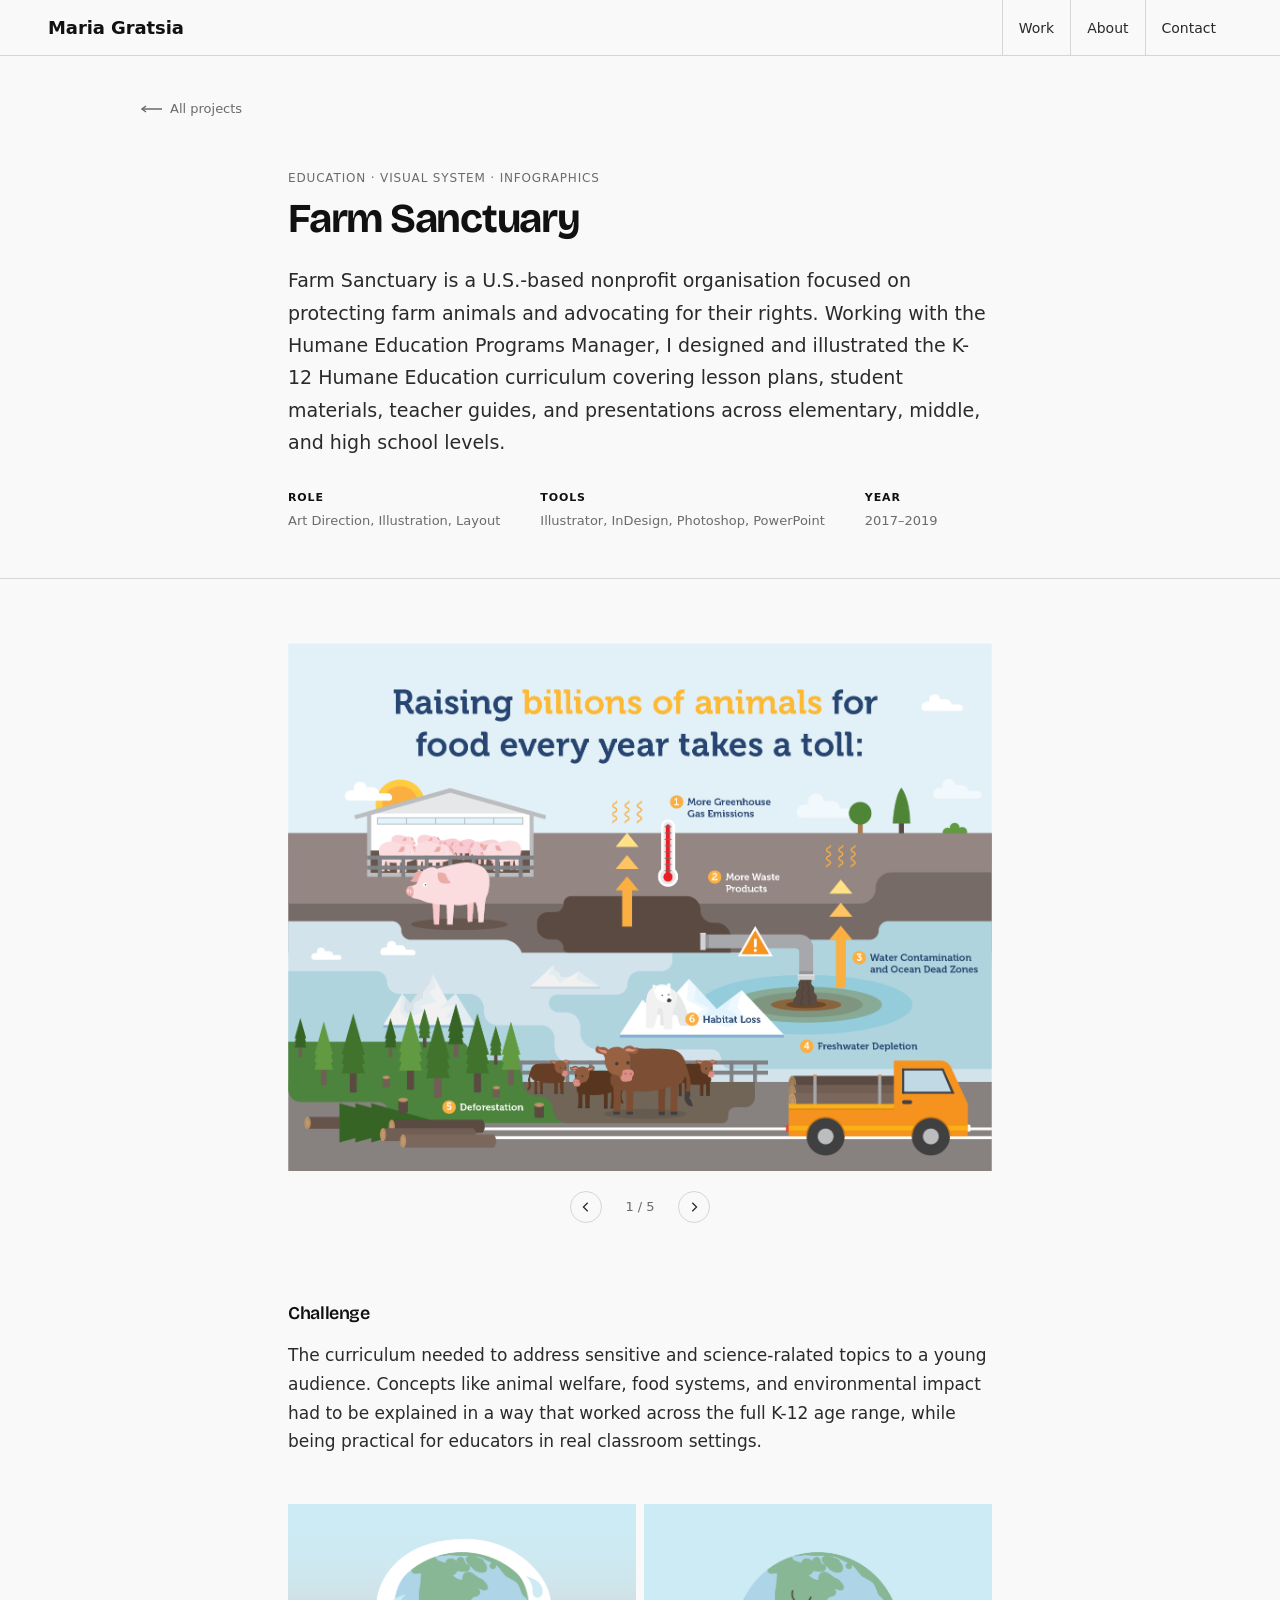
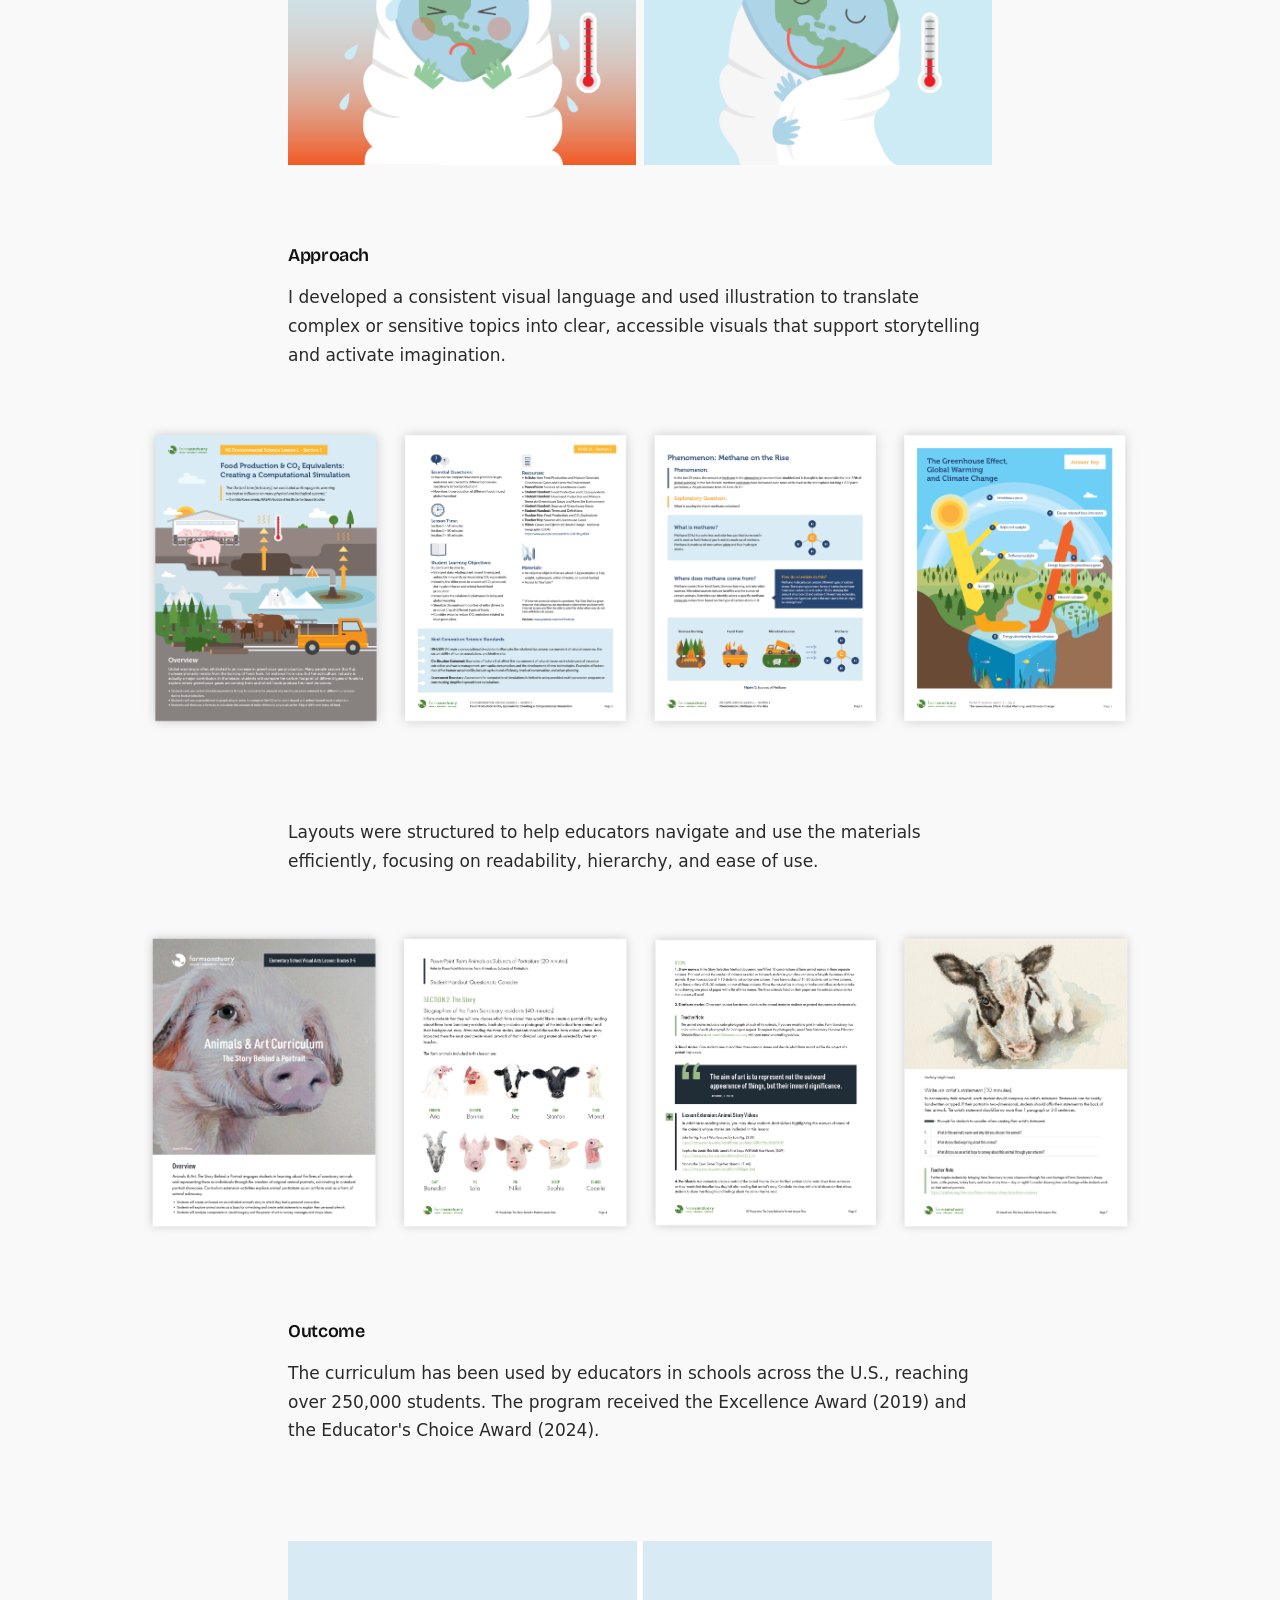
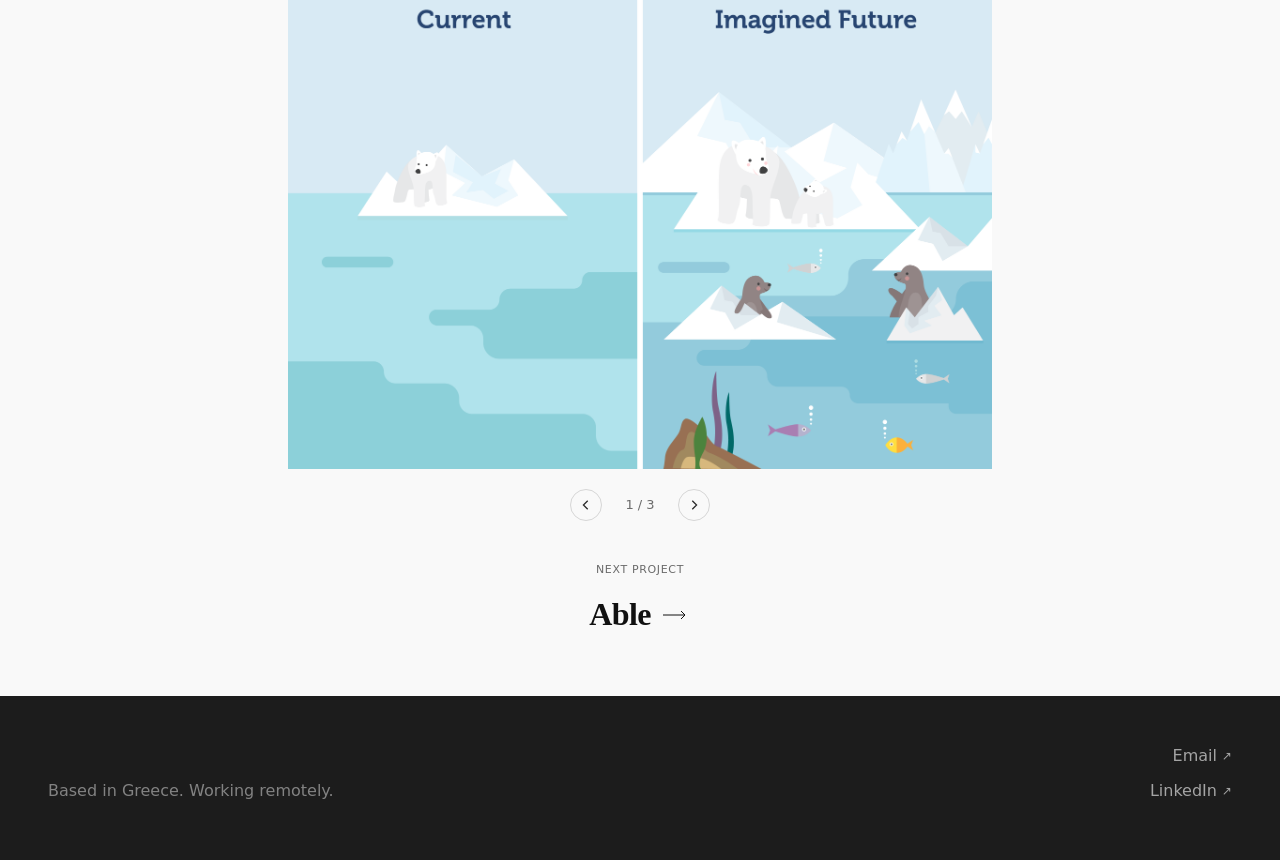
<file: site/projects/farm-sanctuary.html>
<!DOCTYPE html>
<html lang="en">
<head>
  <meta charset="UTF-8">
  <meta name="viewport" content="width=device-width, initial-scale=1.0">
  <title>Farm Sanctuary — Maria Gratsia</title>
  <link href="https://api.fontshare.com/v2/css?f[]=satoshi@300,400,500,700&f[]=sentient@400,500,600,700&display=swap" rel="stylesheet">
  <link href="https://fonts.googleapis.com/css2?family=Bricolage+Grotesque:opsz,wght@12..96,200..800&display=swap" rel="stylesheet">
  <link href="../assets/styles.css" rel="stylesheet">
  <link rel="icon" type="image/x-icon" href="/favicon.ico">
  <link rel="icon" type="image/png" href="../assets/images/favicon.png">
  <!-- Google tag (gtag.js) -->
  <script async src="https://www.googletagmanager.com/gtag/js?id=G-7HGBYF05XG"></script>
  <script>
    window.dataLayer = window.dataLayer || [];
    function gtag(){dataLayer.push(arguments);}
    gtag('js', new Date());
    gtag('config', 'G-7HGBYF05XG');
  </script>
</head>
<body>

  <a class="skip-link" href="#project-content">Skip to content</a>

  <nav class="nav">
    <a href="../index.html" class="nav-name">Maria Gratsia</a>
    <div class="nav-links">
      <a href="../index.html#work" class="nav-link">Work</a>
      <a href="../about.html" class="nav-link">About</a>
      <a href="#contact" class="nav-link">Contact</a>
    </div>
  </nav>

  <main id="project-content">
  <div class="project-hero-outer">
  <div class="project-back">
    <a href="../index.html#work">
      <svg viewBox="0 0 24 8" fill="none" stroke="currentColor" stroke-width="1.5"><line x1="24" y1="4" x2="4" y2="4"/><polyline points="8,7 4,4 8,1"/></svg>
      All projects
    </a>
  </div>

  <div class="project-hero">
    <span class="project-hero-labels">Education · Visual System · Infographics</span>
    <h1>Farm Sanctuary</h1>
    <p class="project-hero-desc">Farm Sanctuary is a U.S.-based nonprofit organisation focused on protecting farm animals and advocating for their rights. Working with the Humane Education Programs Manager, I designed and illustrated the K-12 Humane Education curriculum covering lesson plans, student materials, teacher guides, and presentations across elementary, middle, and high school levels.</p>
    <div class="project-hero-meta">
      <div class="project-hero-meta-item">
        <strong>Role</strong>
        Art Direction, Illustration, Layout
      </div>
      <div class="project-hero-meta-item">
        <strong>Tools</strong>
        Illustrator, InDesign, Photoshop, PowerPoint
      </div>
      <div class="project-hero-meta-item">
        <strong>Year</strong>
        2017–2019
      </div>
    </div>
  </div>
  </div><!-- /project-hero-outer -->

<!-- Infographics carousel -->
  <div class="container">
    <div class="carousel" id="infographicsCarousel">
      <div class="carousel-viewport">
        <div class="carousel-track">
          <div class="carousel-slide"><img src="../assets/images/fs-graphic-0.png" alt="" loading="lazy"></div>
          <div class="carousel-slide"><img src="../assets/images/fs-graphic-1.png" alt="" loading="lazy"></div>
          <div class="carousel-slide"><img src="../assets/images/fs-graphic-2.png" alt="" loading="lazy"></div>
          <div class="carousel-slide"><img src="../assets/images/fs-graphic-3.png" alt="" loading="lazy"></div>
          <div class="carousel-slide"><img src="../assets/images/fs-graphic-4.png" alt="" loading="lazy"></div>
        </div>
      </div>
      <div class="carousel-nav">
        <button class="carousel-prev" aria-label="Previous slide">
          <svg viewBox="0 0 14 14" fill="none" stroke="currentColor" stroke-width="1.5"><polyline points="9,2 4,7 9,12"/></svg>
        </button>
        <span class="carousel-counter">1 / 5</span>
        <button class="carousel-next" aria-label="Next slide">
          <svg viewBox="0 0 14 14" fill="none" stroke="currentColor" stroke-width="1.5"><polyline points="5,2 10,7 5,12"/></svg>
        </button>
      </div>
    </div>
  </div>

  <!-- Challenge -->
  <div class="container">
    <div class="section-block section-block--double-top">
      <h4 class="section-title">Challenge</h4>
      <p class="section-text">The curriculum needed to address sensitive and science-ralated topics to a young audience. Concepts like animal welfare, food systems, and environmental impact had to be explained in a way that worked across the full K-12 age range, while being practical for educators in real classroom settings.</p>
    </div>
  </div>

  <!-- Images -->
  <div class="container">
    <div class="photo-row">
      <div class="cell" style="flex: 1.339"><img src="../assets/images/fs-earth-1.png" alt="Earth suffering from heat" loading="lazy"></div>
      <div class="cell" style="flex: 1.339"><img src="../assets/images/fs-earth-2.png" alt="Earth feeling good" loading="lazy"></div>
    </div>
  </div>

  

  <!-- Approach 1 -->
  <div class="container">
    <div class="section-block section-block--double-top">
      <h4 class="section-title">Approach</h4>
      <p class="section-text">I developed a consistent visual language and used illustration to translate complex or sensitive topics into clear, accessible visuals that support storytelling and activate imagination.</p>
    </div>
  </div>

      <!-- Images -->
  <div class="container-wide">
    <div class="img-full">
      <div class="cell" style="flex: 1.339"><img src="../assets/images/fs-curriculum-1.png" alt="Pages from the curriculum" loading="lazy"></div>
    </div>
  </div>

    <!-- Approach 2 -->
  <div class="container">
    <div class="section-block section-block--double-top">
      <p class="section-text">Layouts were structured to help educators navigate and use the materials efficiently, focusing on readability, hierarchy, and ease of use.</p>
    </div>
  </div>

      <!-- Images -->
  <div class="container-wide">
    <div class="img-full">
      <div class="cell" style="flex: 1.339"><img src="../assets/images/fs-curriculum-2.png" alt="Pages from the curriculum" loading="lazy"></div>
    </div>
  </div>

   <!-- Outcome -->
  <div class="container">
    <div class="section-block section-block--double-top">
      <h4 class="section-title">Outcome</h4>
      <p class="section-text">The curriculum has been used by educators in schools across the U.S., reaching over 250,000 students. The program received the Excellence Award (2019) and the Educator's Choice Award (2024).</p>
    </div>
  </div>

    
  <!-- Imagined Future carousel -->
  <div class="container" style="margin-top: 48px;">
    <div class="carousel" id="futureCarousel">
      <div class="carousel-viewport">
        <div class="carousel-track">
          <div class="carousel-slide"><img src="../assets/images/fs-imagined-future-1.png" alt="Arctic: current state vs imagined future" loading="lazy"></div>
          <div class="carousel-slide"><img src="../assets/images/fs-imagined-future-2.png" alt="Amazon Rainforest: current state vs imagined future" loading="lazy"></div>
          <div class="carousel-slide"><img src="../assets/images/fs-imagined-future-3.png" alt="Sustainable future comparison" loading="lazy"></div>
        </div>
      </div>
      <div class="carousel-nav">
        <button class="carousel-prev" aria-label="Previous slide">
          <svg viewBox="0 0 14 14" fill="none" stroke="currentColor" stroke-width="1.5"><polyline points="9,2 4,7 9,12"/></svg>
        </button>
        <span class="carousel-counter">1 / 3</span>
        <button class="carousel-next" aria-label="Next slide">
          <svg viewBox="0 0 14 14" fill="none" stroke="currentColor" stroke-width="1.5"><polyline points="5,2 10,7 5,12"/></svg>
        </button>
      </div>
    </div>
  </div>

 

  <!-- Next project -->
  <div class="container">
    <div class="next-project">
      <p class="next-label">Next project</p>
      <a href="able.html" class="next-link">
        Able
        <svg viewBox="0 0 28 10" fill="none" stroke="currentColor" stroke-width="1"><line x1="0" y1="5" x2="22" y2="5"/><polyline points="18,1 22,5 18,9"/></svg>
      </a>
    </div>
  </div>
  </main>

  <footer class="footer footer--dark" id="contact">
    <div class="footer-inner">
      <span class="footer-location">Based in Greece. Working remotely.</span>
      <div class="footer-links-col">
        <a href="mailto:maria.gratsia@gmail.com" class="footer-link">
          Email <span class="arrow">↗</span>
        </a>
        <a href="https://linkedin.com/in/mariagratsia" target="_blank" rel="noopener noreferrer" class="footer-link">
          LinkedIn <span class="arrow">↗</span>
        </a>
      </div>
    </div>
  </footer>

  <button class="to-top" id="toTop" aria-label="Back to top">
    <svg viewBox="0 0 14 14" fill="none" stroke="currentColor" stroke-width="1.5">
      <line x1="7" y1="12" x2="7" y2="2"/>
      <polyline points="2,7 7,2 12,7"/>
    </svg>
  </button>

  <script>
    // ——— Go to top ———
    (function() {
      var btn = document.getElementById('toTop');
      if (!btn) return;
      window.addEventListener('scroll', function() {
        if (window.scrollY > 400) btn.classList.add('visible');
        else btn.classList.remove('visible');
      }, { passive: true });
      btn.addEventListener('click', function() {
        window.scrollTo({ top: 0, behavior: 'smooth' });
      });
    })();

    // ——— Standard carousel (manual, counter, wheel, swipe) ———
    (function() {
      var carousels = document.querySelectorAll('.carousel');
      carousels.forEach(function(carousel) {
        var track = carousel.querySelector('.carousel-track');
        var counter = carousel.querySelector('.carousel-counter');
        var prevBtn = carousel.querySelector('.carousel-prev');
        var nextBtn = carousel.querySelector('.carousel-next');
        if (!track) return;

        var slides = track.querySelectorAll('.carousel-slide');
        var total = slides.length;
        var current = 0;
        var lastWheel = 0;

        function goTo(i) {
          current = ((i % total) + total) % total;
          track.style.transform = 'translateX(-' + (current * 100) + '%)';
          if (counter) counter.textContent = (current + 1) + ' / ' + total;
        }

        if (prevBtn) prevBtn.addEventListener('click', function() { goTo(current - 1); });
        if (nextBtn) nextBtn.addEventListener('click', function() { goTo(current + 1); });

        carousel.addEventListener('wheel', function(e) {
          e.preventDefault();
          var now = Date.now();
          if (now - lastWheel < 600) return;
          var delta = Math.abs(e.deltaX) > Math.abs(e.deltaY) ? e.deltaX : e.deltaY;
          if (Math.abs(delta) < 20) return;
          lastWheel = now;
          goTo(delta > 0 ? current + 1 : current - 1);
        }, { passive: false });

        var touchStartX = 0, touchStartY = 0;
        carousel.addEventListener('touchstart', function(e) {
          touchStartX = e.touches[0].clientX;
          touchStartY = e.touches[0].clientY;
        }, { passive: true });
        carousel.addEventListener('touchend', function(e) {
          var dx = e.changedTouches[0].clientX - touchStartX;
          var dy = e.changedTouches[0].clientY - touchStartY;
          if (Math.abs(dx) > Math.abs(dy) && Math.abs(dx) > 40) {
            goTo(dx < 0 ? current + 1 : current - 1);
          }
        }, { passive: true });

        goTo(0);
      });
    })();
  </script>

</body>
</html>
</file>
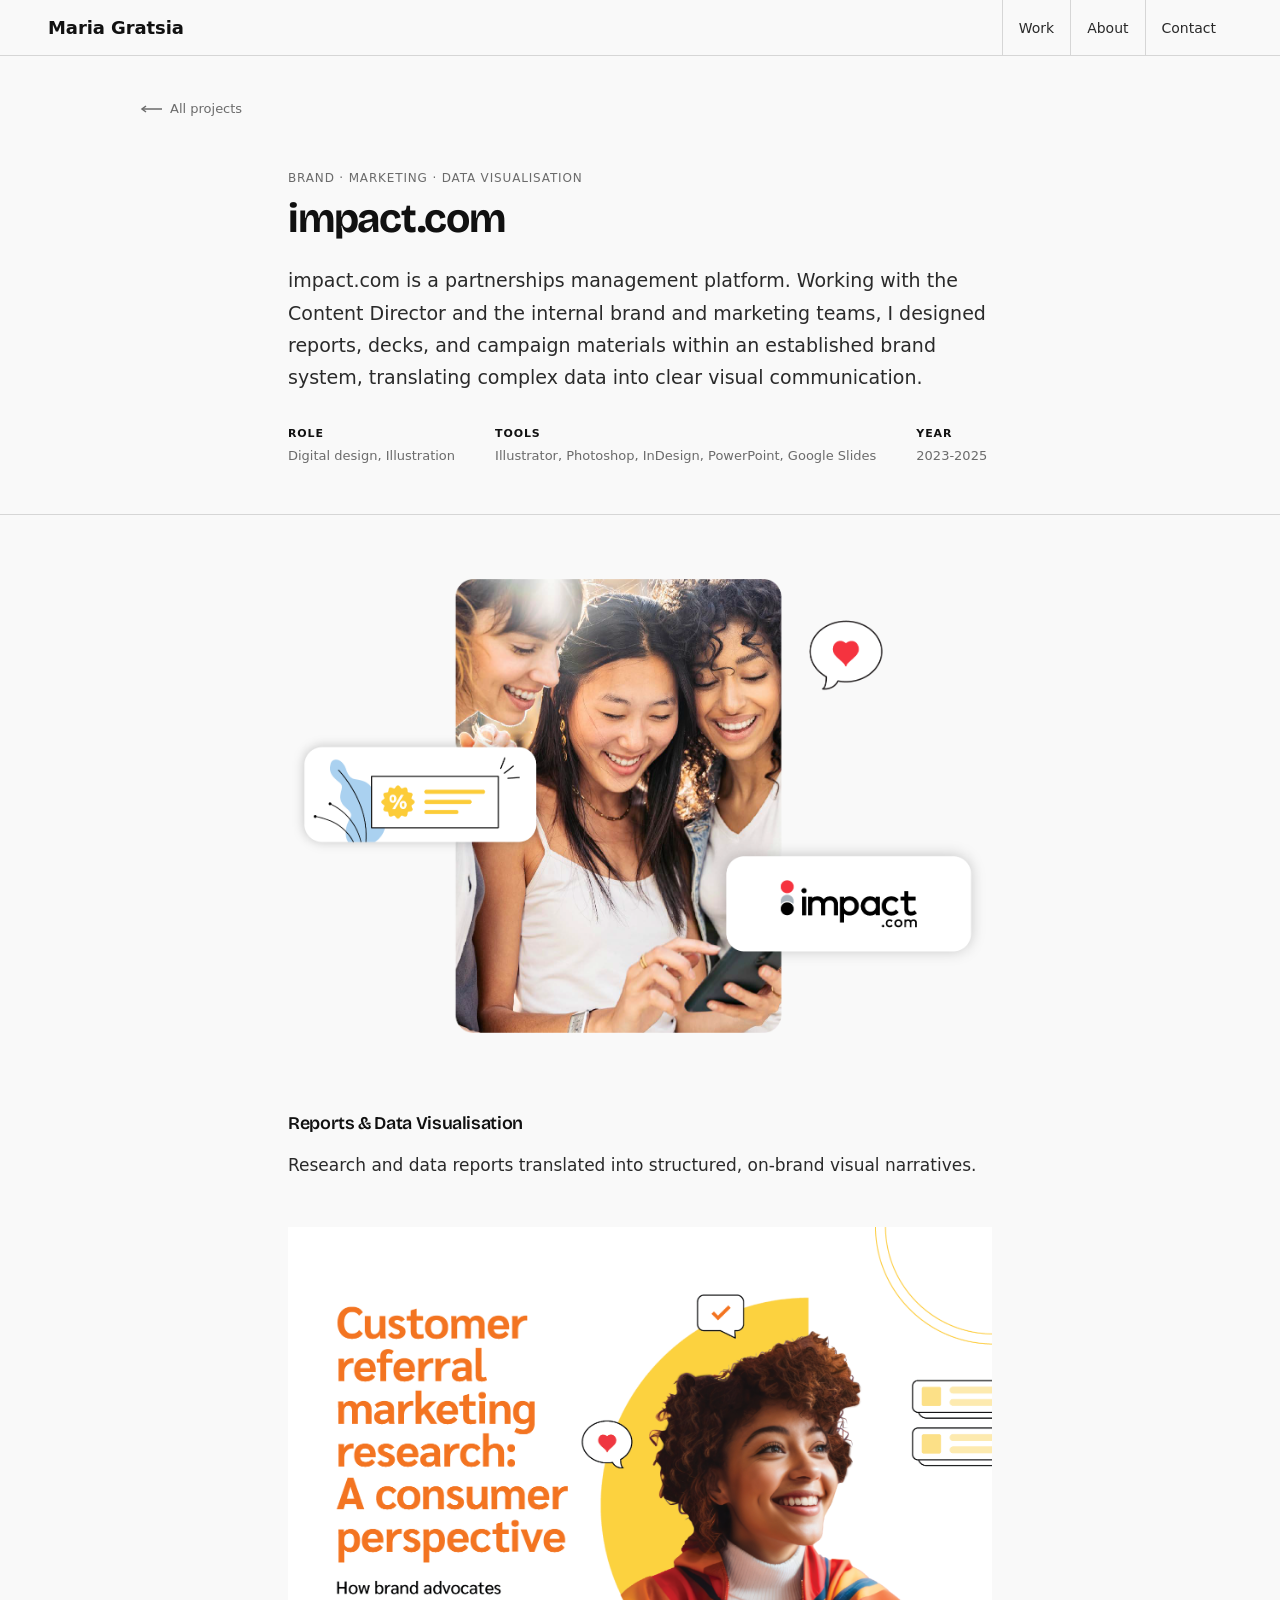
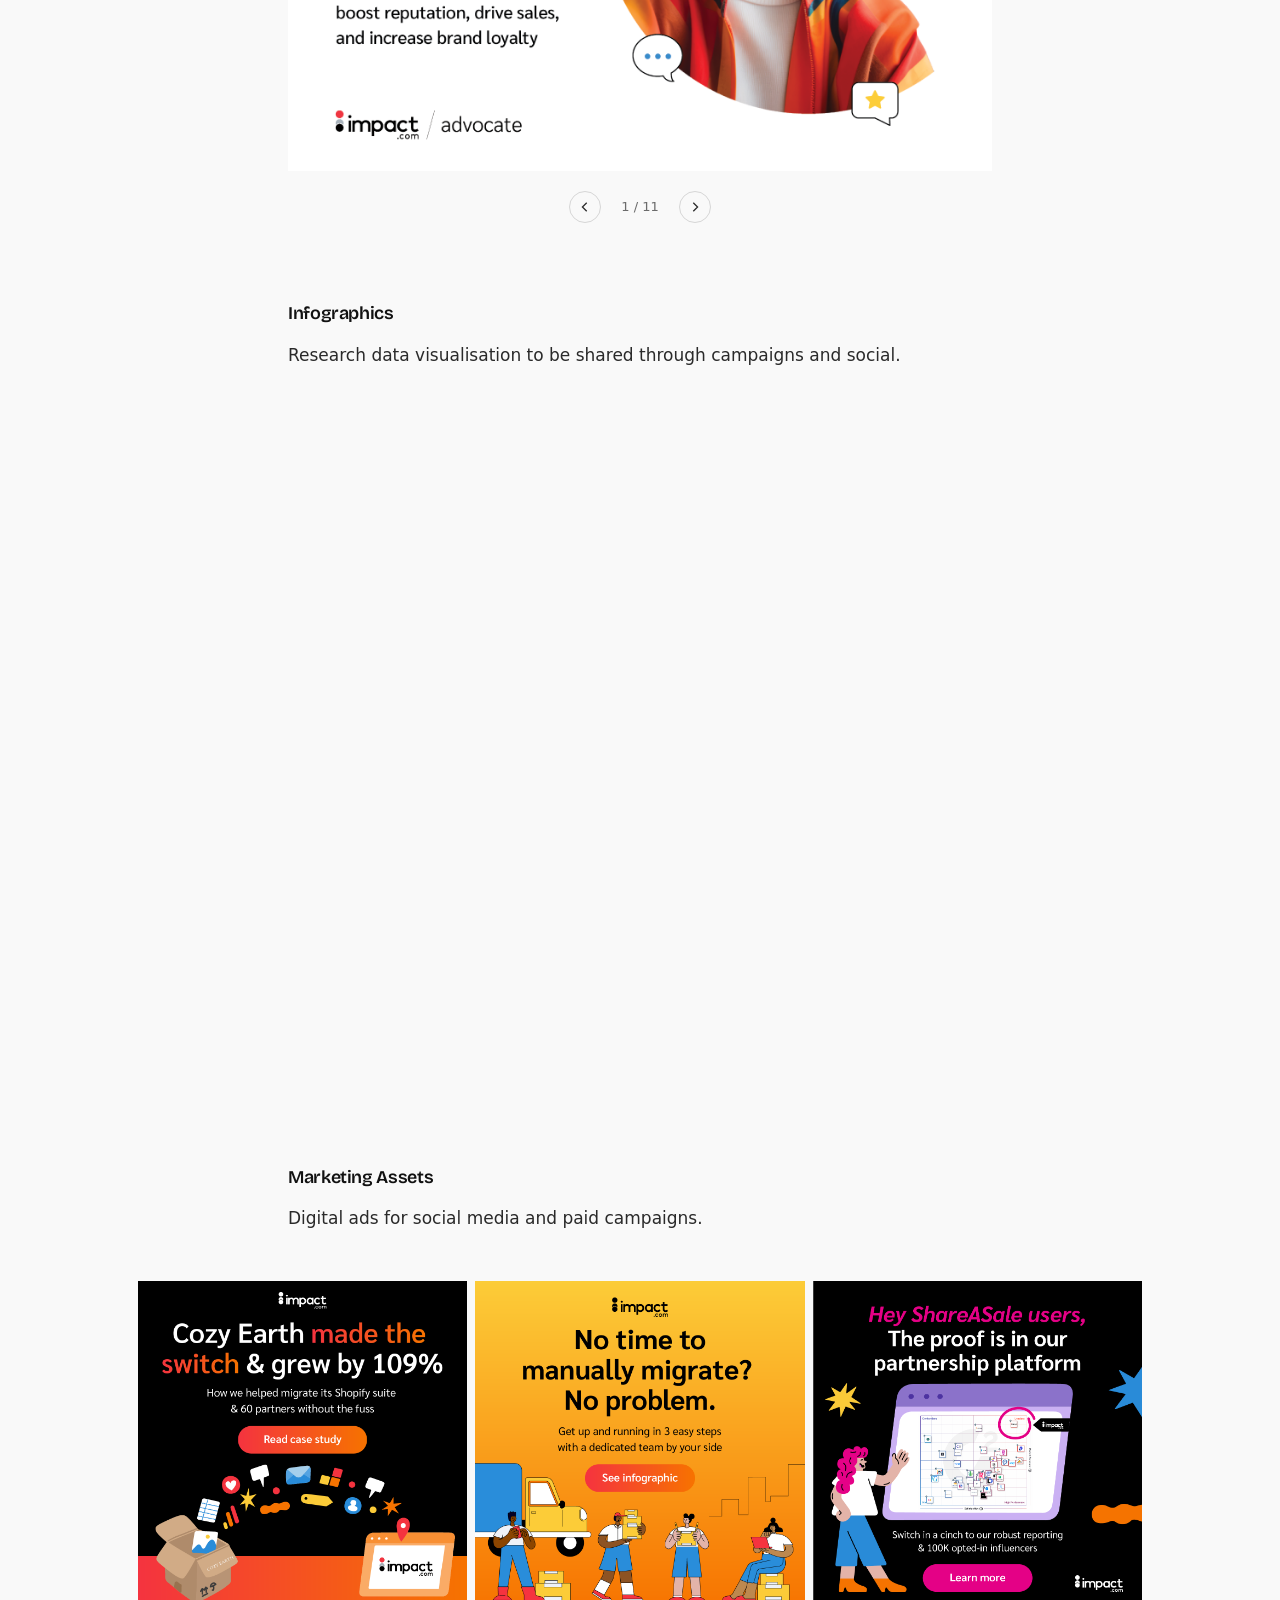
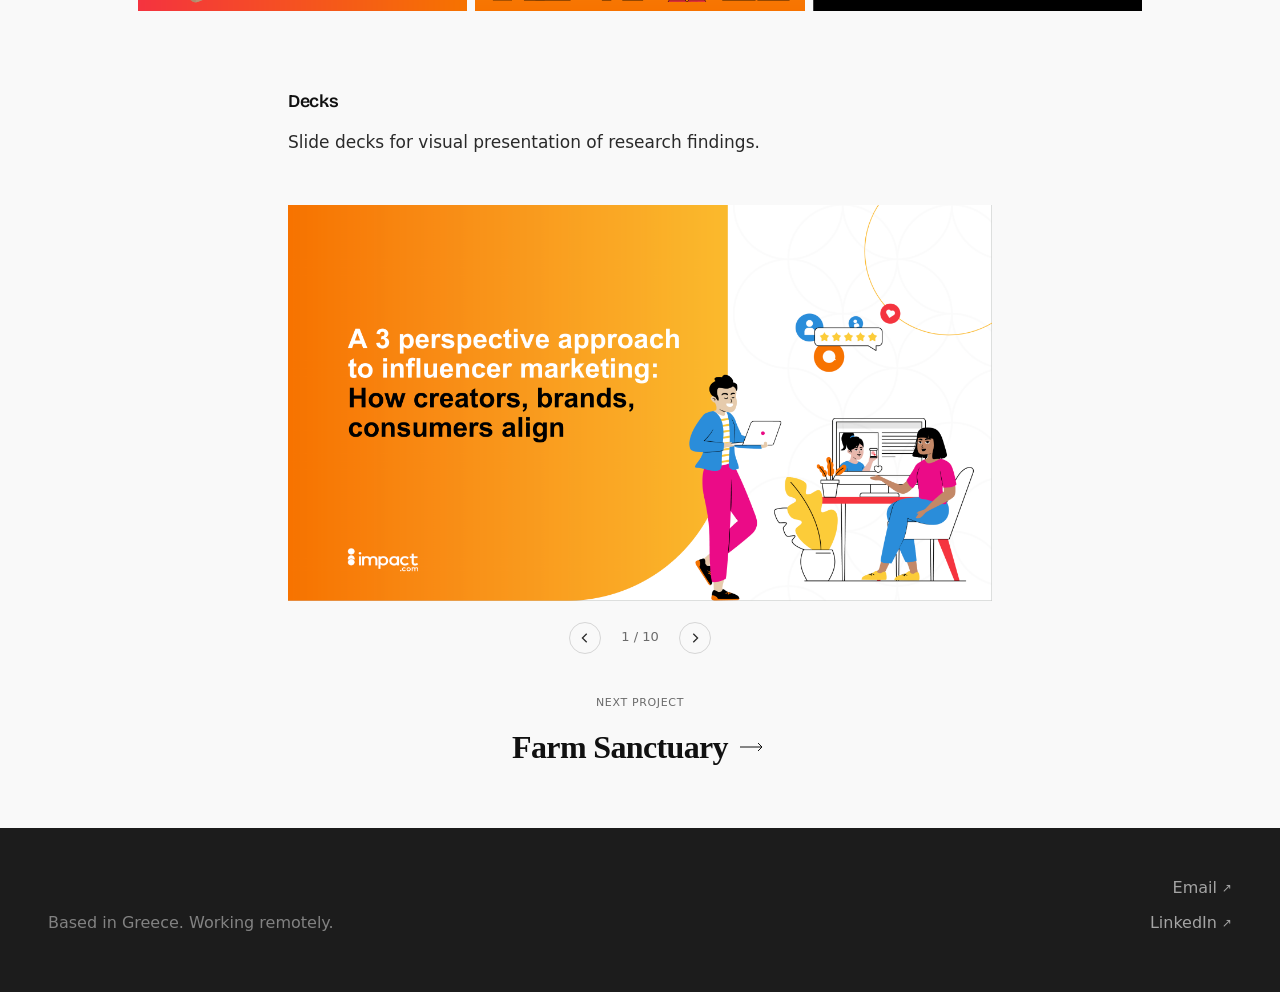
<file: site/projects/impact.html>
<!DOCTYPE html>
<html lang="en">
<head>
  <meta charset="UTF-8">
  <meta name="viewport" content="width=device-width, initial-scale=1.0">
  <title>impact.com — Maria Gratsia</title>
  <link href="https://api.fontshare.com/v2/css?f[]=satoshi@300,400,500,700&f[]=sentient@400,500,600,700&display=swap" rel="stylesheet">
  <link href="https://fonts.googleapis.com/css2?family=Bricolage+Grotesque:opsz,wght@12..96,200..800&display=swap" rel="stylesheet">
  <link href="../assets/styles.css" rel="stylesheet">
  <link rel="icon" type="image/x-icon" href="/favicon.ico">
  <link rel="icon" type="image/png" href="../assets/images/favicon.png">
  <!-- Google tag (gtag.js) -->
  <script async src="https://www.googletagmanager.com/gtag/js?id=G-7HGBYF05XG"></script>
  <script>
    window.dataLayer = window.dataLayer || [];
    function gtag(){dataLayer.push(arguments);}
    gtag('js', new Date());
    gtag('config', 'G-7HGBYF05XG');
  </script>
</head>
<body>

  <a class="skip-link" href="#project-content">Skip to content</a>

  <nav class="nav">
    <a href="../index.html" class="nav-name">Maria Gratsia</a>
    <div class="nav-links">
      <a href="../index.html#work" class="nav-link">Work</a>
      <a href="../about.html" class="nav-link">About</a>
      <a href="#contact" class="nav-link">Contact</a>
    </div>
  </nav>

  <main id="project-content">
  <div class="project-hero-outer">
  <div class="project-back">
    <a href="../index.html#work">
      <svg viewBox="0 0 24 8" fill="none" stroke="currentColor" stroke-width="1.5"><line x1="24" y1="4" x2="4" y2="4"/><polyline points="8,7 4,4 8,1"/></svg>
      All projects
    </a>
  </div>

  <div class="project-hero">
    <span class="project-hero-labels">Brand · Marketing · Data Visualisation</span>
    <h1>impact.com</h1>
    <p class="project-hero-desc">impact.com is a partnerships management platform. Working with the Content Director and the internal brand and marketing teams, I designed reports, decks, and campaign materials within an established brand system, translating complex data into clear visual communication. </p>
    <div class="project-hero-meta">
      <div class="project-hero-meta-item">
        <strong>Role</strong>
        Digital design, Illustration
      </div>
      <div class="project-hero-meta-item">
        <strong>Tools</strong>
        Illustrator, Photoshop, InDesign, PowerPoint, Google Slides
      </div>
      <div class="project-hero-meta-item">
        <strong>Year</strong>
        2023-2025
      </div>
    </div>
  </div>
  </div><!-- /project-hero-outer -->

  <!-- Intro image -->
  <div class="container">
    <div class="img-medium">
      <img src="../assets/images/impact-intro-2.png" alt="Impact key intro" loading="lazy">
    </div>
  </div>

  <!-- Reports -->
  <div class="container">
    <div class="section-block section-block--double-top">
      <h4 class="section-title">Reports & Data Visualisation</h4>
      <p class="section-text">Research and data reports translated into structured, on-brand visual narratives.</p>
    </div>
  </div>

  <!-- Report carousel -->
  <div class="container">
    <div class="carousel" id="reportCarousel">
      <div class="carousel-viewport">
        <div class="carousel-track">
          <div class="carousel-slide"><img src="../assets/images/impact-customer-referal-marketing-report/Customer Referral Μarketing Report1.png" alt="" loading="lazy"></div>
          <div class="carousel-slide"><img src="../assets/images/impact-customer-referal-marketing-report/Customer Referral Μarketing Report8.png" alt="" loading="lazy"></div>
          <div class="carousel-slide"><img src="../assets/images/impact-customer-referal-marketing-report/Customer Referral Μarketing Report9.png" alt="" loading="lazy"></div>
          <div class="carousel-slide"><img src="../assets/images/impact-customer-referal-marketing-report/Customer Referral Μarketing Report14.png" alt="" loading="lazy"></div>
          <div class="carousel-slide"><img src="../assets/images/impact-customer-referal-marketing-report/Customer Referral Μarketing Report16.png" alt="" loading="lazy"></div>
          <div class="carousel-slide"><img src="../assets/images/impact-customer-referal-marketing-report/Customer Referral Μarketing Report18.png" alt="" loading="lazy"></div>
          <div class="carousel-slide"><img src="../assets/images/impact-customer-referal-marketing-report/Customer Referral Μarketing Report23.png" alt="" loading="lazy"></div>
          <div class="carousel-slide"><img src="../assets/images/impact-customer-referal-marketing-report/Customer Referral Μarketing Report24.png" alt="" loading="lazy"></div>
          <div class="carousel-slide"><img src="../assets/images/impact-customer-referal-marketing-report/Customer Referral Μarketing Report28.png" alt="" loading="lazy"></div>
          <div class="carousel-slide"><img src="../assets/images/impact-customer-referal-marketing-report/Customer Referral Μarketing Report31.png" alt="" loading="lazy"></div>
          <div class="carousel-slide"><img src="../assets/images/impact-customer-referal-marketing-report/Customer Referral Μarketing Report33.png" alt="" loading="lazy"></div>
        </div>
      </div>
      <div class="carousel-nav">
        <button class="carousel-prev" aria-label="Previous slide">
          <svg viewBox="0 0 14 14" fill="none" stroke="currentColor" stroke-width="1.5"><polyline points="9,2 4,7 9,12"/></svg>
        </button>
        <span class="carousel-counter">1 / 11</span>
        <button class="carousel-next" aria-label="Next slide">
          <svg viewBox="0 0 14 14" fill="none" stroke="currentColor" stroke-width="1.5"><polyline points="5,2 10,7 5,12"/></svg>
        </button>
      </div>
    </div>
  </div>

      <!-- Infographics -->
  <div class="container">
    <div class="section-block section-block--double-top">
      <h4 class="section-title">Infographics</h4>
      <p class="section-text">Research data visualisation to be shared through campaigns and social.</p>
    </div>
  </div>

  <!-- Infographic prototypes — desktop only -->
  <div class="container infographics-row infographics-desktop" style="display: flex; gap: 8px; justify-content: center;">
    <iframe style="border: none; border-radius: 16px; flex: 0 0 auto;" width="308" height="669" src="https://www.figma.com/embed?embed_host=share&url=https://www.figma.com/proto/VkkgsRMMQDsfvFIY2GDyJy/Untitled?node-id=1-3&scaling=scale-down&content-scaling=fixed&page-id=0-1&hide-ui=1" allowfullscreen></iframe>
    <iframe style="border: none; border-radius: 16px; flex: 0 0 auto;" width="308" height="669" src="https://www.figma.com/embed?embed_host=share&url=https://www.figma.com/proto/VkkgsRMMQDsfvFIY2GDyJy/Untitled?node-id=1-4&scaling=scale-down&content-scaling=fixed&page-id=0-1&hide-ui=1" allowfullscreen></iframe>
    <iframe style="border: none; border-radius: 16px; flex: 0 0 auto;" width="308" height="669" src="https://www.figma.com/embed?embed_host=share&url=https://www.figma.com/proto/VkkgsRMMQDsfvFIY2GDyJy/Untitled?node-id=1-2&scaling=scale-down&content-scaling=fixed&page-id=0-1&hide-ui=1" allowfullscreen></iframe>
  </div>

  <!-- Infographic images — mobile carousel -->
  <div class="container infographics-mobile">
    <div class="carousel infographic-carousel" id="infographicsMobileCarousel">
      <div class="carousel-viewport">
        <div class="carousel-track">
          <div class="carousel-slide"><img src="../assets/images/impact-infographic-1-mobile.jpg" alt="Infographic 1" loading="lazy"></div>
          <div class="carousel-slide"><img src="../assets/images/impact-infographic-2-mobile.jpg" alt="Infographic 2" loading="lazy"></div>
          <div class="carousel-slide"><img src="../assets/images/impact-infographic-3-mobile.jpg" alt="Infographic 3" loading="lazy"></div>
        </div>
      </div>
      <div class="carousel-nav">
        <button class="carousel-prev" aria-label="Previous"><svg viewBox="0 0 14 14" fill="none" stroke="currentColor" stroke-width="1.5"><polyline points="9,2 4,7 9,12"/></svg></button>
        <span class="carousel-counter">1 / 3</span>
        <button class="carousel-next" aria-label="Next"><svg viewBox="0 0 14 14" fill="none" stroke="currentColor" stroke-width="1.5"><polyline points="5,2 10,7 5,12"/></svg></button>
      </div>
    </div>
  </div>

  <!-- Fixed floating arrows for infographic carousel (mobile) -->
  <button class="infographic-fixed-arrow infographic-fixed-arrow--left" id="infographicPrev" aria-label="Previous infographic">
    <svg viewBox="0 0 14 14" fill="none" stroke="currentColor" stroke-width="1.5"><polyline points="9,2 4,7 9,12"/></svg>
  </button>
  <button class="infographic-fixed-arrow infographic-fixed-arrow--right" id="infographicNext" aria-label="Next infographic">
    <svg viewBox="0 0 14 14" fill="none" stroke="currentColor" stroke-width="1.5"><polyline points="5,2 10,7 5,12"/></svg>
  </button>


  <!-- Marketing Assets -->
  <div class="container">
    <div class="section-block section-block--double-top">
      <h4 class="section-title">Marketing Assets</h4>
      <p class="section-text">Digital ads for social media and paid campaigns.</p>
    </div>
  </div>

  <!-- Ads -->
  <div class="container-wide">
    <div class="photo-row">
      <div class="cell" style="flex: 1"><img src="../assets/images/impact-ad-1.png" alt="Weavy bottle output" loading="lazy"></div>
      <div class="cell" style="flex: 1"><img src="../assets/images/impact-ad-2.png" alt="Weavy bottle detail" loading="lazy"></div>
      <div class="cell" style="flex: 1"><img src="../assets/images/impact-ad-3.png" alt="Weavy bottle detail" loading="lazy"></div>
    </div>
  </div>

  <!-- Decks -->
  <div class="container">
    <div class="section-block section-block--double-top">
      <h4 class="section-title">Decks</h4>
      <p class="section-text">Slide decks for visual presentation of research findings.</p>
    </div>
  </div>

  <!-- Deck carousel -->
  <div class="container">
    <div class="carousel" id="deckCarousel">
      <div class="carousel-viewport">
        <div class="carousel-track">
          <div class="carousel-slide"><img src="../assets/images/impact-research-trifecta-slide-deck/impact-research-trifecta-slide-deck-1.png" alt="" loading="lazy"></div>
          <div class="carousel-slide"><img src="../assets/images/impact-research-trifecta-slide-deck/impact-research-trifecta-slide-deck-2.png" alt="" loading="lazy"></div>
          <div class="carousel-slide"><img src="../assets/images/impact-research-trifecta-slide-deck/impact-research-trifecta-slide-deck-3.png" alt="" loading="lazy"></div>
          <div class="carousel-slide"><img src="../assets/images/impact-research-trifecta-slide-deck/impact-research-trifecta-slide-deck-4.png" alt="" loading="lazy"></div>
          <div class="carousel-slide"><img src="../assets/images/impact-research-trifecta-slide-deck/impact-research-trifecta-slide-deck-7.png" alt="" loading="lazy"></div>
          <div class="carousel-slide"><img src="../assets/images/impact-research-trifecta-slide-deck/impact-research-trifecta-slide-deck-11.png" alt="" loading="lazy"></div>
          <div class="carousel-slide"><img src="../assets/images/impact-research-trifecta-slide-deck/impact-research-trifecta-slide-deck-13.png" alt="" loading="lazy"></div>
          <div class="carousel-slide"><img src="../assets/images/impact-research-trifecta-slide-deck/impact-research-trifecta-slide-deck-21.png" alt="" loading="lazy"></div>
          <div class="carousel-slide"><img src="../assets/images/impact-research-trifecta-slide-deck/impact-research-trifecta-slide-deck-22.png" alt="" loading="lazy"></div>
          <div class="carousel-slide"><img src="../assets/images/impact-research-trifecta-slide-deck/impact-research-trifecta-slide-deck-26.png" alt="" loading="lazy"></div>
        </div>
      </div>
      <div class="carousel-nav">
        <button class="carousel-prev" aria-label="Previous slide">
          <svg viewBox="0 0 14 14" fill="none" stroke="currentColor" stroke-width="1.5"><polyline points="9,2 4,7 9,12"/></svg>
        </button>
        <span class="carousel-counter">1 / 10</span>
        <button class="carousel-next" aria-label="Next slide">
          <svg viewBox="0 0 14 14" fill="none" stroke="currentColor" stroke-width="1.5"><polyline points="5,2 10,7 5,12"/></svg>
        </button>
      </div>
    </div>
  </div>




  <!-- Next project -->
  <div class="container">
    <div class="next-project">
      <p class="next-label">Next project</p>
      <a href="farm-sanctuary.html" class="next-link">
        Farm Sanctuary
        <svg viewBox="0 0 28 10" fill="none" stroke="currentColor" stroke-width="1"><line x1="0" y1="5" x2="22" y2="5"/><polyline points="18,1 22,5 18,9"/></svg>
      </a>
    </div>
  </div>
  </main>

  <footer class="footer footer--dark" id="contact">
    <div class="footer-inner">
      <span class="footer-location">Based in Greece. Working remotely.</span>
      <div class="footer-links-col">
        <a href="mailto:maria.gratsia@gmail.com" class="footer-link">
          Email <span class="arrow">↗</span>
        </a>
        <a href="https://linkedin.com/in/mariagratsia" target="_blank" rel="noopener noreferrer" class="footer-link">
          LinkedIn <span class="arrow">↗</span>
        </a>
      </div>
    </div>
  </footer>

  <button class="to-top" id="toTop" aria-label="Back to top">
    <svg viewBox="0 0 14 14" fill="none" stroke="currentColor" stroke-width="1.5">
      <line x1="7" y1="12" x2="7" y2="2"/>
      <polyline points="2,7 7,2 12,7"/>
    </svg>
  </button>

  <script>
    // ——— Infographic fixed floating arrows ———
    (function() {
      var carousel = document.getElementById('infographicsMobileCarousel');
      var prevBtn = document.getElementById('infographicPrev');
      var nextBtn = document.getElementById('infographicNext');
      if (!carousel || !prevBtn || !nextBtn) return;

      // Wire to carousel's own buttons
      var carouselPrev = carousel.querySelector('.carousel-prev');
      var carouselNext = carousel.querySelector('.carousel-next');
      prevBtn.addEventListener('click', function() { if (carouselPrev) carouselPrev.click(); });
      nextBtn.addEventListener('click', function() { if (carouselNext) carouselNext.click(); });

      // Show when carousel is in viewport
      if ('IntersectionObserver' in window) {
        var carouselVp = carousel.querySelector('.carousel-viewport');
        var observer = new IntersectionObserver(function(entries) {
          var visible = entries[0].isIntersecting;
          prevBtn.classList.toggle('visible', visible);
          nextBtn.classList.toggle('visible', visible);
        }, { threshold: 0 });
        observer.observe(carouselVp || carousel);
      }
    })();

    // ——— Go to top ———
    (function() {
      var btn = document.getElementById('toTop');
      if (!btn) return;
      window.addEventListener('scroll', function() {
        if (window.scrollY > 400) btn.classList.add('visible');
        else btn.classList.remove('visible');
      }, { passive: true });
      btn.addEventListener('click', function() {
        window.scrollTo({ top: 0, behavior: 'smooth' });
      });
    })();

    // ——— Stack slider (Neura-style, touch/swipe, cyclical) ———
    (function() {
      var slider = document.getElementById('stackSlider');
      if (!slider) return;
      var slides = slider.querySelectorAll('.stack-slide');
      var dots = slider.querySelectorAll('.carousel-dot');
      var pauseBtn = document.getElementById('stackPause');
      var total = slides.length;
      var current = 0;
      var cycles = 0;
      var maxCycles = 3;
      var interval;
      var paused = false;
      var startX = 0;
      var dragging = false;

      function layout() {
        slides.forEach(function(s, i) {
          s.className = 'stack-slide';
          if (i === current) s.classList.add('active');
          else if (i === ((current - 1 + total) % total)) s.classList.add('prev');
          else if (i === ((current + 1) % total)) s.classList.add('next');
          else s.classList.add('hidden');
        });
        dots.forEach(function(d, i) { d.classList.toggle('active', i === current); });
      }

      function goTo(i) {
        current = ((i % total) + total) % total;
        layout();
      }

      function advance() {
        var next = (current + 1) % total;
        if (next === 0) cycles++;
        if (cycles >= maxCycles) { clearInterval(interval); return; }
        goTo(next);
      }

      function startAuto() {
        clearInterval(interval);
        if (!paused && cycles < maxCycles) interval = setInterval(advance, 4000);
      }

      // Touch/swipe
      var vp = slider.querySelector('.stack-slider-viewport');
      vp.addEventListener('pointerdown', function(e) { startX = e.clientX; dragging = true; });
      vp.addEventListener('pointerup', function(e) {
        if (!dragging) return;
        dragging = false;
        var diff = e.clientX - startX;
        if (Math.abs(diff) > 40) {
          goTo(diff < 0 ? current + 1 : current - 1);
          cycles = 0;
          startAuto();
        }
      });
      vp.addEventListener('pointerleave', function() { dragging = false; });

      // Click to advance
      vp.addEventListener('click', function(e) {
        if (Math.abs(e.clientX - startX) < 10) {
          goTo(current + 1);
          cycles = 0;
          startAuto();
        }
      });

      dots.forEach(function(dot) {
        dot.addEventListener('click', function() {
          goTo(parseInt(this.getAttribute('data-slide')));
          cycles = 0;
          startAuto();
        });
      });

      if (pauseBtn) {
        pauseBtn.addEventListener('click', function() {
          paused = !paused;
          if (paused) {
            clearInterval(interval);
            this.innerHTML = '<svg viewBox="0 0 12 12" fill="currentColor"><polygon points="3,1 10,6 3,11"/></svg>';
          } else {
            cycles = 0;
            startAuto();
            this.innerHTML = '<svg viewBox="0 0 12 12" fill="currentColor"><rect x="2" y="1" width="3" height="10" rx="0.5"/><rect x="7" y="1" width="3" height="10" rx="0.5"/></svg>';
          }
        });
      }

      layout();
      startAuto();
    })();

    // ——— Standard carousel (manual, counter, wheel, swipe) ———
    (function() {
      var carousels = document.querySelectorAll('.carousel');
      carousels.forEach(function(carousel) {
        var track = carousel.querySelector('.carousel-track');
        var counter = carousel.querySelector('.carousel-counter');
        var prevBtn = carousel.querySelector('.carousel-prev');
        var nextBtn = carousel.querySelector('.carousel-next');
        if (!track) return;

        var slides = track.querySelectorAll('.carousel-slide');
        var total = slides.length;
        var current = 0;
        var lastWheel = 0;

        var viewport = carousel.querySelector('.carousel-viewport');
        var isAdaptive = carousel.classList.contains('infographic-carousel');

        function goTo(i) {
          current = ((i % total) + total) % total;
          track.style.transform = 'translateX(-' + (current * 100) + '%)';
          if (counter) counter.textContent = (current + 1) + ' / ' + total;
          if (isAdaptive && viewport) {
            var img = slides[current].querySelector('img');
            if (img && img.complete) {
              viewport.style.height = img.offsetHeight + 'px';
            } else if (img) {
              img.onload = function() { viewport.style.height = img.offsetHeight + 'px'; };
            }
          }
        }

        if (prevBtn) prevBtn.addEventListener('click', function() { goTo(current - 1); });
        if (nextBtn) nextBtn.addEventListener('click', function() { goTo(current + 1); });

        // Mouse wheel
        carousel.addEventListener('wheel', function(e) {
          e.preventDefault();
          var now = Date.now();
          if (now - lastWheel < 600) return;
          var delta = Math.abs(e.deltaX) > Math.abs(e.deltaY) ? e.deltaX : e.deltaY;
          if (Math.abs(delta) < 20) return;
          lastWheel = now;
          goTo(delta > 0 ? current + 1 : current - 1);
        }, { passive: false });

        // Touch / swipe
        var touchStartX = 0, touchStartY = 0;
        carousel.addEventListener('touchstart', function(e) {
          touchStartX = e.touches[0].clientX;
          touchStartY = e.touches[0].clientY;
        }, { passive: true });
        carousel.addEventListener('touchend', function(e) {
          var dx = e.changedTouches[0].clientX - touchStartX;
          var dy = e.changedTouches[0].clientY - touchStartY;
          if (Math.abs(dx) > Math.abs(dy) && Math.abs(dx) > 40) {
            goTo(dx < 0 ? current + 1 : current - 1);
          }
        }, { passive: true });

        goTo(0);

        // Adaptive height: set after images load
        if (isAdaptive && viewport) {
          var firstImg = slides[0].querySelector('img');
          function setInitialHeight() { viewport.style.height = firstImg.offsetHeight + 'px'; }
          if (firstImg.complete) setInitialHeight();
          else firstImg.addEventListener('load', setInitialHeight);
          window.addEventListener('resize', function() { goTo(current); });
        }
      });
    })();
  </script>

</body>
</html>
</file>
<file: site/assets/styles.css>
*, *::before, *::after { margin: 0; padding: 0; box-sizing: border-box; }

:root {
  --bg: #F9F9F9;
  --text: #111;
  --text-secondary: #2A2A2A;
  --text-tertiary: #6B6B6B;
  --line: #D6D6D6;
  --accent: #C8523A;
  --accent-light: #D45F4A;
  --dark: #1C1C1C;
  --font: 'Satoshi', -apple-system, system-ui, sans-serif;
  --serif: 'Sentient', Georgia, serif;
  --display: 'Bricolage Grotesque', var(--serif);
}

body {
  font-family: var(--font);
  background: var(--bg);
  color: var(--text);
  font-weight: 400;
  font-size: 16px;
  line-height: 1.55;
  -webkit-font-smoothing: antialiased;
  overflow-x: hidden;
}

a { color: inherit; text-decoration: none; }

/* ——— Focus styles (accessibility) ——— */
*:focus-visible {
  outline: 2px solid var(--accent);
  outline-offset: 2px;
}

/* ——— Navigation ——— */
.nav {
  position: fixed;
  top: 0;
  left: 0;
  right: 0;
  z-index: 100;
  display: flex;
  justify-content: space-between;
  align-items: center;
  padding: 0 48px;
  height: 56px;
  background: rgba(249, 249, 249, 0.92);
  backdrop-filter: blur(12px);
  -webkit-backdrop-filter: blur(12px);
  border-bottom: 1px solid var(--line);
}

.nav-name {
  font-family: var(--font);
  font-size: 18px;
  font-weight: 600;
  letter-spacing: -0.005em;
  display: flex;
  align-items: center;
  gap: 10px;
}

.nav-logo {
  height: 22px;
  width: auto;
}

.nav-links {
  display: flex;
  gap: 0;
  font-size: 14px;
  font-weight: 400;
  height: 100%;
}

.nav-link {
  cursor: pointer;
  color: var(--text-secondary);
  position: relative;
  line-height: 1;
  display: flex;
  align-items: center;
  padding: 0 16px;
  height: 100%;
  border-left: 1px solid var(--line);
  transition: color 0.15s ease, background 0.15s ease;
}

.nav-link:hover {
  color: var(--bg);
  background: var(--dark);
}

/* ——— Skip to content ——— */
.skip-link {
  position: absolute;
  top: -100%;
  left: 16px;
  padding: 8px 16px;
  background: var(--dark);
  color: var(--bg);
  font-size: 13px;
  z-index: 200;
  border-radius: 0 0 4px 4px;
}
.skip-link:focus { top: 0; }

/* ——— Hero ——— */
.intro-wrap {
  background-color: var(--bg);
  background-image: radial-gradient(circle, rgba(0,0,0,0.18) 1px, transparent 1px);
  background-size: 22px 22px;
  border-bottom: 1px solid var(--line);
}

.hero {
  padding: 80px 48px 80px;
  margin-top: 56px;
  max-width: 1280px;
  margin-left: auto;
  margin-right: auto;
  position: relative;
  z-index: 1;
}

.hero > * { position: relative; z-index: 1; }

.hero-sub {
  font-family: var(--font);
  font-size: clamp(15px, 1.4vw, 18px);
  font-weight: 400;
  color: var(--text-tertiary);
  line-height: 1.3;
  margin-top: 10px;
  cursor: pointer;
  display: inline-block;
  transition: color 0.2s ease;
}
.hero-sub:hover { color: var(--text-secondary); }

.hero-tagline {
  font-family: var(--display);
  font-size: clamp(38px, 4.5vw, 56px);
  font-weight: 500;
  letter-spacing: -0.02em;
  line-height: 1.15;
  max-width: 820px;
  margin-bottom: 4px;
}

/* ——— Full-width separator ——— */
.section-separator {
  border: none;
  border-top: 1px solid var(--line);
  margin: 0;
}

/* ——— Section label ——— */
.section-label {
  font-family: var(--font);
  font-size: 13px;
  font-weight: 500;
  letter-spacing: 0.04em;
  text-transform: uppercase;
  color: var(--text-tertiary);
  margin-bottom: 8px;
}

/* ——— Selected Work ——— */
.work {
  padding: 40px 48px 48px;
  max-width: 1280px;
  margin: 0 auto;
  position: relative;
  z-index: 1;
}

/* ——— Explorations wrap (dark section) ——— */
.explorations-wrap {
  position: relative;
  background: var(--dark);
}

.explorations-wrap .section-label {
  color: rgba(255, 255, 255, 0.5);
}

.explorations-wrap .project-cats {
  color: rgba(255, 255, 255, 0.5);
}

.explorations-wrap .project-title {
  color: #E8E8E8;
}

.explorations-wrap .project-desc {
  color: rgba(255, 255, 255, 0.6);
}

.explorations-wrap .project-cta {
  color: rgba(255, 255, 255, 0.5);
}

.explorations-wrap .project-link:hover .project-cta {
  color: var(--accent-light);
}

.explorations-wrap .project-cover {
  background: #2A2A2A;
}

.explorations-wrap .work {
  padding-top: 56px;
  padding-bottom: 64px;
  max-width: none;
  padding-right: 0;
  padding-left: max(48px, calc((100vw - 1184px) / 2));
}

#work .project:first-of-type {
  padding-top: 16px;
}

/* ——— Featured first project ——— */
.project--featured .project-link {
  grid-template-columns: 1fr;
  gap: 24px;
}

.project--featured .project-cover {
  aspect-ratio: 16 / 9;
}

.project--featured .project-title {
  font-size: clamp(28px, 3vw, 40px);
}

.project--featured .project-desc {
  max-width: 600px;
}

/* ——— Alternate image/text on even projects ——— */
#work .project:nth-child(odd):not(.project--featured) .project-cover {
  order: 2;
}
#work .project:nth-child(odd):not(.project--featured) .project-text {
  order: 1;
}

/* ——— Explorations horizontal carousel ——— */
.explorations-grid {
  display: flex;
  gap: 32px;
  padding-top: 16px;
  overflow-x: auto;
  scrollbar-width: none;
  padding-right: 48px;
}

.explorations-grid::-webkit-scrollbar { display: none; }

.explorations-grid .project {
  padding: 0;
  flex-shrink: 0;
  width: min(474px, 42vw);
}

.explorations-grid .project-link {
  grid-template-columns: 1fr;
  gap: 16px;
  align-items: start;
}

.explorations-grid .project-cover {
  aspect-ratio: 3 / 2;
  width: 100%;
}

.explorations-grid .project-title {
  color: #E8E8E8;
}

.explorations-nav {
  display: none;
  align-items: center;
  gap: 16px;
  margin-top: 20px;
}

.explorations-nav button {
  background: none;
  border: 1px solid rgba(255, 255, 255, 0.2);
  color: rgba(255, 255, 255, 0.5);
  width: 44px;
  height: 44px;
  border-radius: 50%;
  display: flex;
  align-items: center;
  justify-content: center;
  cursor: pointer;
  transition: border-color 0.2s ease, color 0.2s ease;
}

.explorations-nav button:hover {
  border-color: rgba(255, 255, 255, 0.4);
  color: rgba(255, 255, 255, 0.8);
}

.explorations-nav button svg {
  width: 14px;
  height: 14px;
}

.explorations-counter {
  font-size: 13px;
  font-weight: 500;
  color: rgba(255, 255, 255, 0.4);
  letter-spacing: 0.04em;
}

/* ——— Project card ——— */
.project {
  padding: 48px 0;
}

.project-link {
  display: grid;
  grid-template-columns: 50% 1fr;
  gap: 40px;
  align-items: center;
}

.project-cover {
  aspect-ratio: 4 / 3;
  overflow: hidden;
  background: #EBEBEB;
}

.project-cover img {
  width: 100%;
  height: 100%;
  object-fit: cover;
  display: block;
  transition: transform 0.6s cubic-bezier(0.16, 1, 0.3, 1);
}

.project-link:hover .project-cover img {
  transform: scale(1.03);
}

.project-text {
  display: flex;
  flex-direction: column;
}

.project-cats {
  font-family: var(--font);
  font-size: 11px;
  font-weight: 500;
  letter-spacing: 0.07em;
  text-transform: uppercase;
  color: var(--text-tertiary);
  margin-bottom: 16px;
}

.project-title {
  font-family: var(--display);
  font-size: clamp(24px, 2.5vw, 34px);
  font-weight: 600;
  letter-spacing: -0.02em;
  line-height: 1.1;
  margin-bottom: 14px;
}

.project-desc {
  font-family: var(--font);
  font-size: 16px;
  line-height: 1.7;
  color: var(--text-secondary);
  max-width: 420px;
}

.project-cta {
  font-size: 13px;
  font-weight: 500;
  color: var(--text-secondary);
  display: inline-flex;
  align-items: center;
  gap: 8px;
  margin-top: 24px;
}

.project-cta-label {
  position: relative;
  padding-bottom: 2px;
}

.project-cta-label::after {
  content: '';
  position: absolute;
  left: 0;
  right: 0;
  bottom: 0;
  height: 1px;
  background: currentColor;
  transform: scaleX(0);
  transform-origin: left;
  transition: transform 0.3s cubic-bezier(0.16, 1, 0.3, 1);
}

.project-cta svg {
  width: 28px;
  height: 8px;
  flex-shrink: 0;
  transition: transform 0.3s ease;
}

.project-link:hover .project-cta {
  color: var(--accent);
}

.project-link:hover .project-cta-label::after {
  transform: scaleX(1);
}

.project-link:hover .project-cta svg {
  transform: translateX(4px);
}

/* ——— Footer ——— */
.footer {
  background: var(--bg);
  color: var(--text);
  padding: 48px 48px 64px;
  border-top: 1px solid var(--line);
  position: relative;
  z-index: 1;
}

.footer-inner {
  max-width: 1184px;
  margin: 0 auto;
  display: flex;
  flex-direction: column;
  justify-content: space-between;
  min-height: 160px;
}

.footer-label {
  font-family: var(--display);
  font-size: clamp(28px, 3vw, 40px);
  font-weight: 500;
  letter-spacing: -0.02em;
  color: var(--text);
}

.footer-bottom {
  display: flex;
  justify-content: space-between;
  align-items: flex-end;
}

.footer-location {
  font-family: var(--font);
  font-size: 16px;
  font-weight: 500;
  color: var(--text);
}

.footer-links-col {
  display: flex;
  flex-direction: column;
  align-items: flex-end;
  gap: 10px;
}

.footer-link {
  font-size: 16px;
  font-weight: 400;
  color: var(--text-secondary);
  display: inline-flex;
  align-items: center;
  gap: 5px;
  transition: color 0.25s ease;
}

.footer-link:hover { color: var(--text); }

.footer-link .arrow {
  font-size: 12px;
  transition: transform 0.25s ease;
}

.footer-link:hover .arrow {
  transform: translate(2px, -2px);
}

/* ——— Dark footer (project pages) ——— */
.footer--dark {
  background: var(--dark);
  border-top: none;
  padding: 48px 48px 56px;
}
.footer--dark .footer-inner {
  flex-direction: row;
  justify-content: space-between;
  align-items: flex-end;
  min-height: 0;
}
.footer--dark .footer-location { color: rgba(255,255,255,0.45); }
.footer--dark .footer-link { color: rgba(255,255,255,0.6); }
.footer--dark .footer-link:hover { color: #fff; }

/* ——— Go to top ——— */
.to-top {
  position: fixed;
  right: 32px;
  bottom: 32px;
  width: 44px;
  height: 44px;
  border: 1px solid var(--line);
  background: rgba(249, 249, 249, 0.92);
  backdrop-filter: blur(8px);
  -webkit-backdrop-filter: blur(8px);
  border-radius: 50%;
  display: flex;
  align-items: center;
  justify-content: center;
  color: var(--text-secondary);
  cursor: pointer;
  opacity: 0;
  pointer-events: none;
  transition: opacity 0.3s ease, color 0.25s ease, transform 0.25s ease;
  z-index: 90;
}

.to-top.visible { opacity: 1; pointer-events: auto; }
.to-top:hover { color: var(--text); transform: translateY(-2px); }
.to-top svg { width: 14px; height: 14px; }

/* ——— Scroll-driven project reveal ——— */
.project {
  opacity: 0;
  transform: translateY(40px);
  transition: opacity 0.7s ease-out, transform 0.7s cubic-bezier(0.16, 1, 0.3, 1);
}

.project.revealed {
  opacity: 1;
  transform: translateY(0);
}

/* ——— Fade-in animation ——— */
.fade-in {
  opacity: 0;
  transform: translateY(10px);
  animation: fadeIn 0.7s ease-out forwards;
}

.fade-in-delay { animation-delay: 0.15s; }

@keyframes fadeIn {
  to { opacity: 1; transform: translateY(0); }
}

/* ——— Responsive ——— */

@media (max-width: 900px) {
  .nav { padding: 0 32px; }
  .hero { padding: 72px 32px 40px; }
  .work { padding: 40px 32px 48px; }
  .footer { padding: 40px 32px 60px; }

  .project { padding: 40px 0; }
  .project-link {
    grid-template-columns: 48% 1fr;
    gap: 28px;
  }

  .explorations-grid {
    gap: 28px;
  }
}

@media (max-width: 640px) {
  .nav { padding: 0 20px; height: 48px; }
  .nav-name { font-size: 16px; }
  .nav-links { font-size: 13px; }
  .nav-link { padding: 0 12px; }

  .hero { padding: 64px 20px 64px; margin-top: 48px; }
  .hero-tagline { font-size: clamp(30px, 8vw, 40px); margin-bottom: 14px; }
  body { font-size: 17px; }

  .work { padding: 32px 20px 32px; }
  .section-label { margin-bottom: 24px; }

  .project { padding: 32px 0; }
  .project-link {
    grid-template-columns: 1fr;
    gap: 16px;
  }

  .project-cover { aspect-ratio: 4 / 3; }
  .project-cats { margin-bottom: 8px; }
  .project-title { font-size: clamp(24px, 7vw, 32px); margin-bottom: 10px; }
  .project-desc { font-size: 15px; }
  .project-cta { margin-top: 16px; font-size: 12px; }

  .footer { padding: 32px 20px 48px; }
  .footer-inner { min-height: 180px; }
  .footer-bottom { flex-direction: column; gap: 20px; align-items: flex-start; }
  .footer-links-col { align-items: flex-start; }
  .footer--dark .footer-inner { flex-direction: column; gap: 20px; align-items: flex-start; }

  .project--featured .project-cover { aspect-ratio: 3 / 2; }
  .project--featured .project-title { font-size: clamp(24px, 7vw, 32px); }

  .explorations-wrap .work {
    padding-left: 20px;
    padding-right: 20px;
  }

  .explorations-grid {
    display: block;
    overflow: hidden;
    padding-right: 0;
  }

  .explorations-grid .project {
    width: 100%;
    display: none;
    padding: 0;
  }

  .explorations-grid .project.exp-active {
    display: block;
  }

  .explorations-grid .project-cover {
    aspect-ratio: 4 / 3;
  }

  .explorations-nav { display: flex; }

  #work .project:nth-child(odd):not(.project--featured) .project-cover,
  #work .project:nth-child(odd):not(.project--featured) .project-text {
    order: unset;
  }
}

/* ═══════════════════════════════════════════════════════════
   PROJECT PAGE STYLES
   ═══════════════════════════════════════════════════════════ */

/* ——— Layout containers ——— */
.container { max-width: 800px; margin: 0 auto; padding: 0 48px; position: relative; z-index: 1; }
.container-wide { max-width: 1100px; margin: 0 auto; padding: 0 48px; position: relative; z-index: 1; }

/* ——— Back link ——— */
.project-back { max-width: 1100px; margin: 0 auto; padding: 96px 48px 0; position: relative; z-index: 1; }
.project-back a {
  font-size: 13px; font-weight: 500; color: var(--text-tertiary);
  display: inline-flex; align-items: center; gap: 8px;
  transition: color 0.25s ease;
}
.project-back a:hover { color: var(--accent); }
.project-back svg { width: 24px; height: 8px; }

/* ——— Project hero ——— */
.project-hero-outer {
  border-bottom: 1px solid var(--line);
}
.project-hero-outer + * { margin-top: 64px; }
.project-hero {
  max-width: 800px; margin: 0 auto;
  padding: 48px 48px 0;
  position: relative; z-index: 1;
}
.project-hero-labels {
  font-family: var(--font); font-size: 12px; font-weight: 500;
  letter-spacing: 0.07em; text-transform: uppercase;
  color: var(--text-tertiary); display: block; margin-bottom: 10px;
}
.project-hero h1 {
  font-family: var(--display);
  font-size: clamp(30px, 3.2vw, 42px);
  font-weight: 700; letter-spacing: -0.03em; line-height: 1.05;
  margin-bottom: 24px;
}
.project-hero-desc {
  font-size: 19px; font-weight: 500;
  line-height: 1.7; color: var(--text-secondary);
}
.project-hero-meta {
  display: flex; gap: 40px; flex-wrap: wrap;
  margin-top: 32px; padding-bottom: 48px;
}
.project-hero-meta-item {
  font-family: var(--font); font-size: 13px; font-weight: 400;
  color: var(--text-tertiary); line-height: 1.5;
}
.project-hero-meta-item strong {
  display: block; font-weight: 700; color: var(--text);
  font-size: 11px; text-transform: uppercase;
  letter-spacing: 0.08em; margin-bottom: 4px;
}

/* ——— Infographics: desktop/mobile toggle ——— */
.infographics-mobile { display: none; }
.infographics-desktop { display: flex; }

/* Fixed floating arrows for infographic carousel (mobile only) */
.infographic-fixed-arrow {
  display: none;
}
@media (max-width: 640px) {
  .infographic-fixed-arrow {
    position: fixed;
    top: 50%;
    transform: translateY(-50%);
    width: 44px;
    height: 44px;
    border: 1px solid var(--line);
    background: rgba(249, 249, 249, 0.92);
    backdrop-filter: blur(8px);
    -webkit-backdrop-filter: blur(8px);
    border-radius: 50%;
    display: flex;
    align-items: center;
    justify-content: center;
    color: var(--text-secondary);
    cursor: pointer;
    opacity: 0;
    pointer-events: none;
    transition: opacity 0.3s ease, color 0.25s ease;
    z-index: 90;
  }
  .infographic-fixed-arrow.visible { opacity: 1; pointer-events: auto; }
  .infographic-fixed-arrow:hover { color: var(--text); }
  .infographic-fixed-arrow svg { width: 14px; height: 14px; }
  .infographic-fixed-arrow--left { left: 12px; }
  .infographic-fixed-arrow--right { right: 12px; }
}

/* ——— Project section text ——— */
.section-title {
  font-family: var(--display); font-size: clamp(17px, 1.4vw, 20px); font-weight: 600;
  letter-spacing: -0.02em; line-height: 1.2;
  margin-bottom: 16px; color: var(--text);
}
.section-text { font-size: 17px; line-height: 1.7; color: var(--text-secondary); }
.section-text + .section-text { margin-top: 20px; }
.section-block { padding: 48px 0; }
.section-block--double-top { padding-top: 80px; }
.section-divider { width: 40px; height: 1px; background: var(--line); }

/* ——— Project images ——— */
.img-big { margin: 40px auto; }
.img-big img { width: 100%; display: block; border-radius: 0; }

.img-medium { margin: 40px auto 0; }
.img-medium img { width: 100%; height: auto; display: block; border-radius: 0; }

.img-full { margin: 0; }
.img-full img { width: 100%; display: block; border-radius: 0; }

.img-centered { margin: 0 auto; padding: 40px 0; }
.img-centered img { width: 100%; height: auto; display: block; border-radius: 0; }

.img-wide { margin: 0; }
.img-wide img { width: 100%; display: block; border-radius: 0; }

/* ——— Photo rows (aspect-ratio aware) ——— */
.photo-row { display: flex; gap: 8px; margin-bottom: 8px; }
.photo-row:last-child { margin-bottom: 0; }
.photo-row .cell { overflow: hidden; border-radius: 0; }
.photo-row img { width: 100%; height: 100%; object-fit: cover; display: block; }

/* ——— Uniform grids ——— */
.grid { display: grid; gap: 8px; margin: 40px 0; }
.grid--2 { grid-template-columns: repeat(2, 1fr); }
.grid--3 { grid-template-columns: repeat(3, 1fr); }
.grid--4 { grid-template-columns: repeat(4, 1fr); }
.grid img { width: 100%; aspect-ratio: 4 / 3; object-fit: cover; display: block; }
.grid--square img { aspect-ratio: 1 / 1; }
.grid--portrait img { aspect-ratio: 3 / 4; }
.grid--landscape img { aspect-ratio: 4 / 3; }

/* ——— Process thumbnails ——— */
.process-thumbs {
  display: grid; grid-template-columns: repeat(4, 1fr);
  gap: 8px; margin: 0;
}
.process-thumbs img { width: 100%; aspect-ratio: 4 / 3; object-fit: cover; display: block; }

/* ——— Next project ——— */
.next-project { padding: 40px 0 56px; text-align: center; }
.next-label {
  font-family: var(--font); font-size: 11px; font-weight: 500;
  color: var(--text-tertiary); margin-bottom: 12px;
  text-transform: uppercase; letter-spacing: 0.06em;
}
.next-link {
  font-family: var(--serif); font-size: clamp(20px, 2.5vw, 32px);
  font-weight: 600; letter-spacing: -0.02em;
  display: inline-flex; align-items: center; gap: 12px;
  transition: color 0.25s ease;
}
.next-link svg { width: 28px; height: 10px; transition: transform 0.3s ease; }
.next-link:hover { color: var(--accent); }
.next-link:hover svg { transform: translateX(6px); }

/* ——— Badge grid ——— */
.badge-grid {
  display: grid;
  grid-template-columns: repeat(5, 1fr);
  gap: 23px;
  margin: 0;
}
.badge-item {
  position: relative;
  cursor: default;
  border-radius: 8px;
  overflow: hidden;
  aspect-ratio: 1;
  display: flex;
  align-items: center;
  justify-content: center;
  transition: transform 0.3s cubic-bezier(0.16, 1, 0.3, 1);
}
.badge-item:hover { transform: scale(1.06); z-index: 2; }
.badge-item img { width: 85%; display: block; }

/* ——— Cursor-following tips ——— */
.cursor-tip {
  position: fixed;
  pointer-events: none;
  background: var(--dark);
  color: #F0EDE8;
  font-family: var(--font);
  font-size: 13px;
  font-weight: 500;
  padding: 6px 14px;
  border-radius: 20px;
  white-space: nowrap;
  opacity: 0;
  z-index: 1000;
  transition: opacity 0.15s ease;
  box-shadow: 0 2px 10px rgba(0,0,0,0.2);
}
.cursor-tip.visible { opacity: 1; }
#heroTip { background: var(--accent); color: #fff; }

/* FigJam-style cursor tooltip */
.badge-tooltip {
  position: fixed;
  pointer-events: none;
  background: #4E3050;
  color: #fff;
  font-family: var(--font);
  font-size: 12px;
  font-weight: 500;
  padding: 5px 14px;
  border-radius: 20px;
  white-space: nowrap;
  opacity: 0;
  z-index: 1000;
  transition: opacity 0.15s ease;
  box-shadow: 0 2px 8px rgba(0,0,0,0.12);
}
.badge-tooltip.visible { opacity: 1; }

/* ——— Step animation ——— */
.step-player { margin: 0; position: relative; max-width: 860px; margin: 0 auto; }
.step-animation {
  position: relative;
  aspect-ratio: 3001 / 1876;
  overflow: hidden;
  background: #EBEBEB;
  border-radius: 20px;
}
.step-animation img {
  position: absolute;
  inset: 0;
  width: 100%;
  height: 100%;
  object-fit: cover;
  display: block;
  opacity: 0;
  transition: opacity 0.8s ease;
}
.step-animation img.active { opacity: 1; }

.step-indicators {
  position: absolute;
  bottom: 20px;
  left: 50%;
  transform: translateX(-50%);
  display: flex;
  align-items: center;
  gap: 8px;
  z-index: 5;
}
.step-dot {
  width: 10px;
  height: 10px;
  border-radius: 50%;
  border: none;
  background: rgba(255,255,255,0.5);
  cursor: pointer;
  padding: 0;
  transition: background 0.2s ease, transform 0.2s ease;
}
.step-dot:hover { background: rgba(255,255,255,0.8); }
.step-dot.active {
  background: #fff;
  transform: scale(1.3);
}

/* Step arrows (appear on hover) */
.step-arrow {
  position: absolute;
  top: 50%;
  transform: translateY(-50%);
  width: 40px;
  height: 40px;
  border-radius: 50%;
  border: none;
  background: rgba(255,255,255,0.7);
  color: rgba(0,0,0,0.5);
  display: flex;
  align-items: center;
  justify-content: center;
  cursor: pointer;
  z-index: 5;
  opacity: 0;
  transition: opacity 0.25s ease, background 0.2s ease;
}
.step-animation:hover .step-arrow { opacity: 1; }
.step-arrow:hover { background: rgba(255,255,255,0.95); color: rgba(0,0,0,0.8); }
.step-arrow svg { width: 14px; height: 14px; }
.step-arrow--prev { left: 16px; }
.step-arrow--next { right: 16px; }

/* ——— Carousel ——— */
.carousel { position: relative; max-width: 860px; margin: 0 auto; }
.carousel-viewport {
  overflow: hidden;
  border-radius: 0;
  position: relative;
}
.carousel-track {
  display: flex;
  transition: transform 0.6s cubic-bezier(0.16, 1, 0.3, 1);
}
.carousel-slide {
  flex-shrink: 0;
  width: 100%;
}
.carousel-slide img {
  width: 100%;
  display: block;
}
.carousel-controls {
  position: absolute;
  bottom: 20px;
  left: 50%;
  transform: translateX(-50%);
  display: flex;
  align-items: center;
  gap: 8px;
  z-index: 5;
}
.carousel-btn { display: none; }

/* Carousel arrows (appear on hover) */
.carousel-arrow {
  position: absolute;
  top: 50%;
  transform: translateY(-50%);
  width: 40px;
  height: 40px;
  border-radius: 50%;
  border: none;
  background: rgba(255,255,255,0.7);
  color: rgba(0,0,0,0.5);
  display: flex;
  align-items: center;
  justify-content: center;
  cursor: pointer;
  z-index: 5;
  opacity: 0;
  transition: opacity 0.25s ease, background 0.2s ease;
}
.carousel-viewport:hover .carousel-arrow { opacity: 1; }
.carousel-arrow:hover { background: rgba(255,255,255,0.95); color: rgba(0,0,0,0.8); }
.carousel-arrow svg { width: 14px; height: 14px; }
.carousel-arrow--prev { left: 16px; }
.carousel-arrow--next { right: 16px; }

.carousel-nav {
  display: flex;
  align-items: center;
  justify-content: center;
  gap: 20px;
  margin-top: 20px;
}
.carousel-counter {
  font-size: 13px;
  color: var(--text-tertiary);
  font-variant-numeric: tabular-nums;
  min-width: 36px;
  text-align: center;
}
.carousel-prev,
.carousel-next {
  width: 32px;
  height: 32px;
  border: 1px solid var(--line);
  border-radius: 50%;
  background: none;
  cursor: pointer;
  display: flex;
  align-items: center;
  justify-content: center;
  color: var(--text-secondary);
  transition: border-color 0.2s, color 0.2s;
}
.carousel-prev:hover,
.carousel-next:hover { border-color: var(--text); color: var(--text); }
.carousel-prev svg,
.carousel-next svg { width: 12px; height: 12px; }

.carousel-dots {
  display: flex;
  gap: 8px;
  align-items: center;
}
.carousel-dot {
  width: 8px;
  height: 8px;
  border-radius: 50%;
  border: none;
  background: rgba(255,255,255,0.5);
  cursor: pointer;
  padding: 0;
  transition: background 0.2s ease, transform 0.2s ease;
}
.carousel-dot:hover { background: rgba(255,255,255,0.8); }
.carousel-dot.active { background: #fff; transform: scale(1.3); }

/* Pause button — sits inline next to dots */
.carousel-pause, .step-pause {
  position: static;
  width: 20px;
  height: 20px;
  border-radius: 50%;
  border: none;
  background: none;
  color: rgba(255,255,255,0.4);
  display: flex;
  align-items: center;
  justify-content: center;
  cursor: pointer;
  z-index: 5;
  margin-left: 4px;
  backdrop-filter: blur(4px);
  transition: background 0.2s ease;
  font-size: 12px;
}
.carousel-pause:hover, .step-pause:hover { color: rgba(255,255,255,0.8); }
.carousel-pause svg, .step-pause svg { width: 10px; height: 10px; }

/* ——— Stack slider (Neura-style) ——— */
.stack-slider { position: relative; max-width: 670px; margin: 0 auto; }
.stack-slider-viewport {
  position: relative;
  aspect-ratio: 1501 / 1126;
  overflow: hidden;
  cursor: grab;
}
.stack-slider-viewport:active { cursor: grabbing; }
.stack-slide {
  position: absolute;
  top: 0;
  left: 8%;
  width: 84%;
  height: 100%;
  border-radius: 8px;
  overflow: hidden;
  transition: transform 0.6s cubic-bezier(0.16, 1, 0.3, 1), opacity 0.6s ease;
  will-change: transform, opacity;
}
.stack-slide img {
  width: 100%;
  height: 100%;
  object-fit: cover;
  display: block;
}
.stack-slide.active { transform: translateX(0); opacity: 1; z-index: 3; }
.stack-slide.prev { transform: translateX(-100%); opacity: 0.5; z-index: 2; }
.stack-slide.next { transform: translateX(100%); opacity: 0.5; z-index: 2; }
.stack-slide.hidden { transform: translateX(200%); opacity: 0; z-index: 0; pointer-events: none; }

.stack-slider-controls {
  position: absolute;
  bottom: 20px;
  left: 50%;
  transform: translateX(-50%);
  display: flex;
  align-items: center;
  gap: 8px;
  z-index: 5;
}
.stack-slider-controls .carousel-dot {
  background: rgba(255,255,255,0.5);
}
.stack-slider-controls .carousel-dot:hover { background: rgba(255,255,255,0.8); }
.stack-slider-controls .carousel-dot.active { background: #fff; transform: scale(1.3); }

/* Stack slider arrows (appear on hover) */
.stack-slider-viewport:hover .stack-arrow { opacity: 1; }
.stack-arrow {
  position: absolute;
  top: 50%;
  transform: translateY(-50%);
  width: 40px;
  height: 40px;
  border-radius: 50%;
  border: none;
  background: rgba(255,255,255,0.7);
  color: rgba(0,0,0,0.5);
  display: flex;
  align-items: center;
  justify-content: center;
  cursor: pointer;
  z-index: 5;
  opacity: 0;
  transition: opacity 0.25s ease, background 0.2s ease;
}
.stack-arrow:hover { background: rgba(255,255,255,0.95); color: rgba(0,0,0,0.8); }
.stack-arrow svg { width: 14px; height: 14px; }
.stack-arrow--prev { left: 16px; }
.stack-arrow--next { right: 16px; }

/* ——— Video in photo rows ——— */
.photo-row video {
  width: 100%;
  height: 100%;
  object-fit: cover;
  display: block;
  border-radius: 0;
}

/* Standalone video container */
.video-container {
  position: relative;
  border-radius: 20px;
  overflow: hidden;
  margin: 0 auto;
  aspect-ratio: 16 / 9;
}
.video-container video {
  width: 100%;
  height: 100%;
  object-fit: cover;
  display: block;
}

/* ——— Project page responsive ——— */
@media (max-width: 900px) {
  .container { padding: 0 32px; }
  .container-wide { padding: 0 32px; }
  .project-back { padding: 88px 32px 0; }
  .project-hero { padding: 48px 32px 0; }
  .badge-grid { gap: 8px; }
}

@media (max-width: 640px) {
  .container { padding: 0 20px; }
  .container-wide { padding: 0 20px; }
  .project-back { padding: 88px 20px 0; }
  .project-hero { padding: 32px 20px 0; }
  .project-hero h1 { font-size: 28px; }
  .project-hero-meta { flex-direction: column; gap: 16px; padding-bottom: 36px; }
  .project-hero-meta-item { font-size: 14px; }
  .section-text { font-size: 16px; }
  .photo-row { flex-direction: column; }
  .process-thumbs { grid-template-columns: repeat(2, 1fr); }
  .badge-grid { grid-template-columns: repeat(3, 1fr); gap: 12px; }
  .infographics-desktop { display: none !important; }
  .infographics-mobile { display: block; }
  .infographics-row {
    overflow-x: auto;
    scroll-snap-type: x mandatory;
    -webkit-overflow-scrolling: touch;
    justify-content: flex-start;
    scrollbar-width: none;
    padding: 0;
  }
  .infographics-row::-webkit-scrollbar { display: none; }
  .infographics-row iframe {
    flex: 0 0 85vw !important;
    width: 85vw !important;
    scroll-snap-align: center;
  }
}

/* ——— Reduced motion ——— */
@media (prefers-reduced-motion: reduce) {
  *, *::before, *::after {
    animation-duration: 0.01ms !important;
    animation-iteration-count: 1 !important;
    transition-duration: 0.01ms !important;
  }
}
</file>
